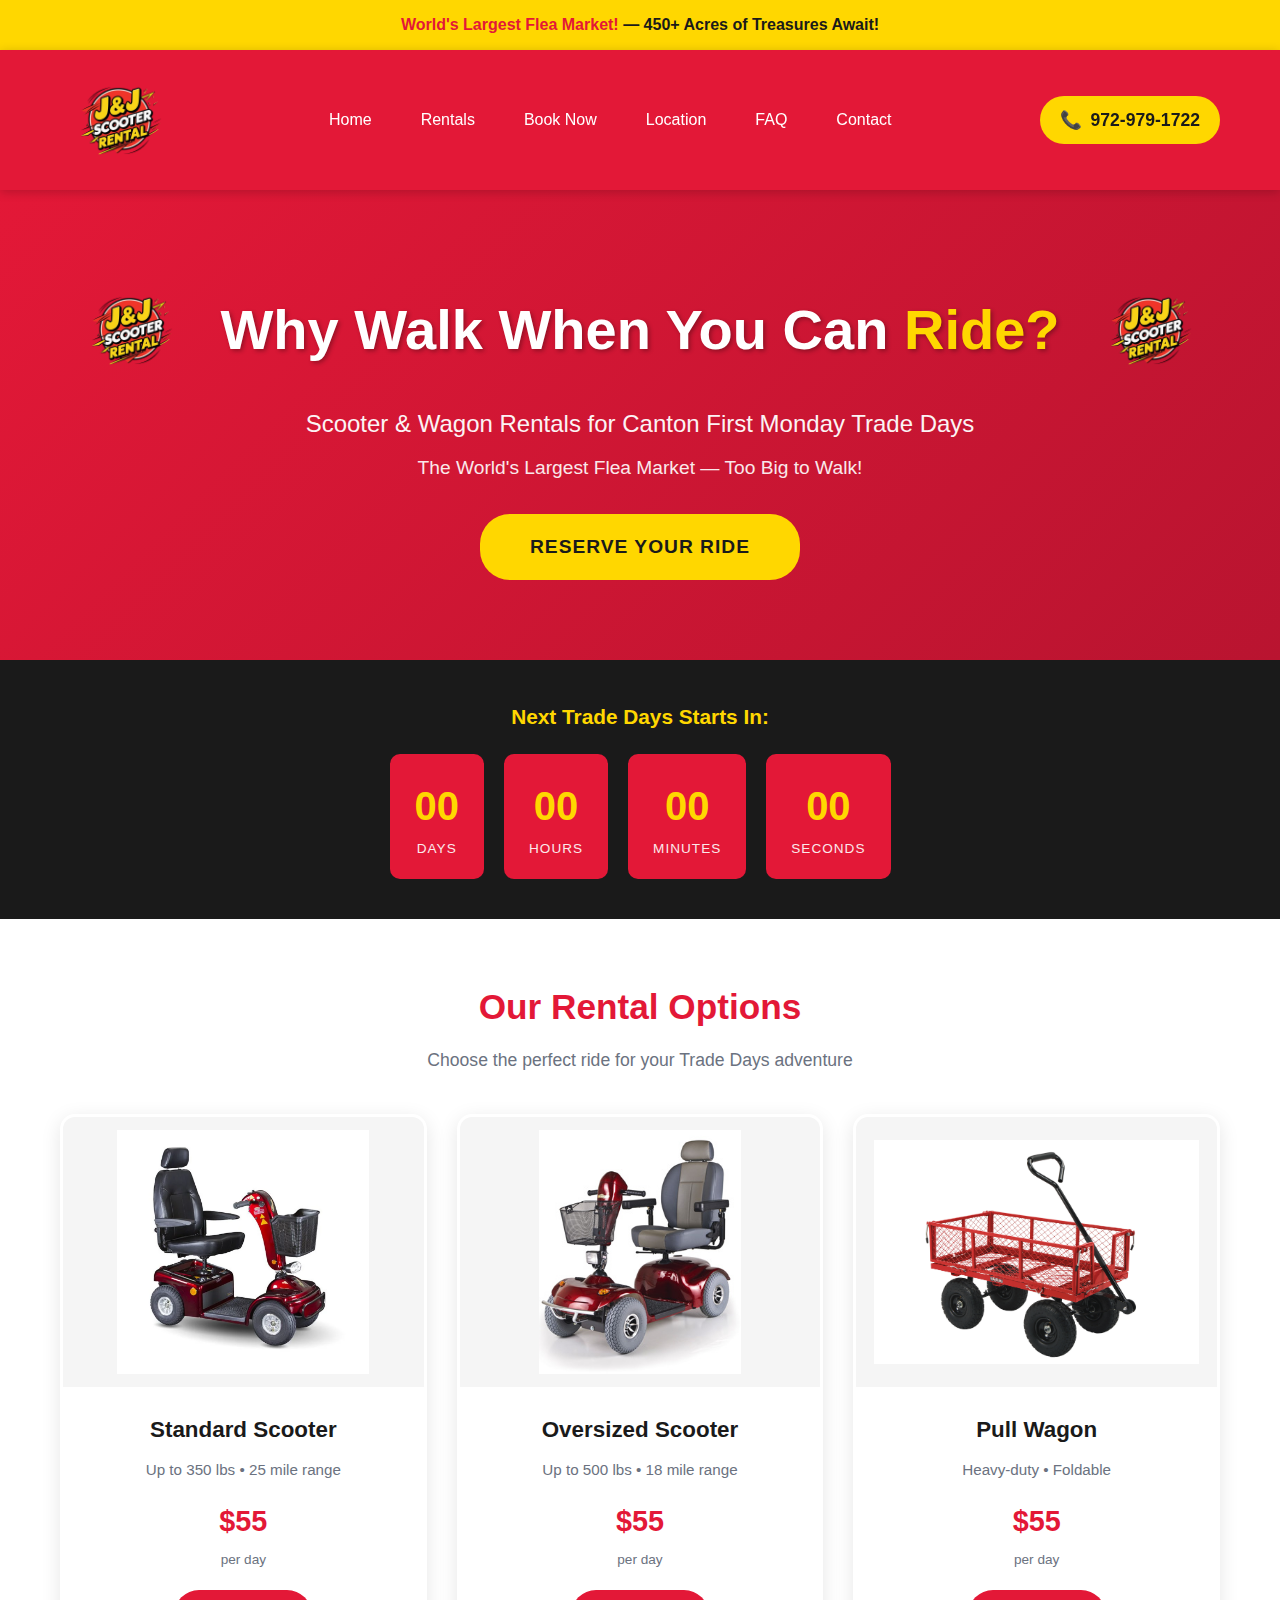
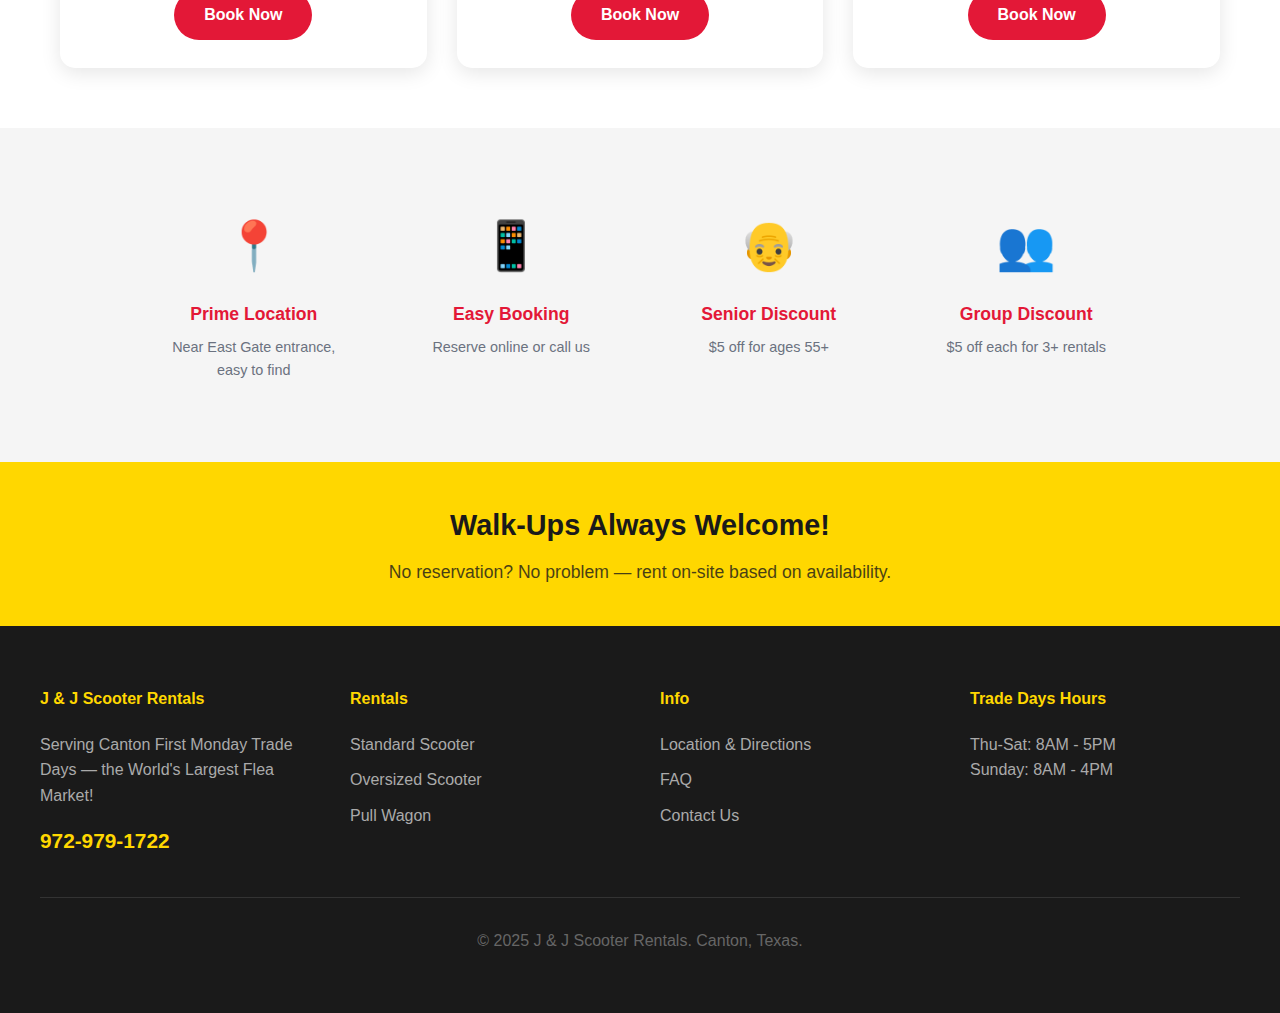
<file: mockup-site/index.html>
<!DOCTYPE html>
<html lang="en">
<head>
  <meta charset="UTF-8">
  <meta name="viewport" content="width=device-width, initial-scale=1.0">
  <title>J & J Scooter Rentals - Canton First Monday Trade Days</title>
  <link rel="stylesheet" href="css/styles.css">
</head>
<body>

  <!-- Announcement Bar -->
  <div class="announcement-bar">
    <span>World's Largest Flea Market!</span> — 450+ Acres of Treasures Await!
  </div>

  <!-- Header -->
  <header class="header">
    <nav class="nav">
      <a href="index.html" class="logo">
        <img src="images/logo.png" alt="J & J Scooter Rentals">
      </a>
      <ul class="nav-links">
        <li><a href="index.html">Home</a></li>
        <li><a href="rentals.html">Rentals</a></li>
        <li><a href="book-now.html">Book Now</a></li>
        <li><a href="location.html">Location</a></li>
        <li><a href="faq.html">FAQ</a></li>
        <li><a href="contact.html">Contact</a></li>
      </ul>
      <a href="tel:972-979-1722" class="nav-phone">
        <span>📞</span> 972-979-1722
      </a>
    </nav>
  </header>

  <!-- Hero Section -->
  <section class="hero">
    <div class="hero-headline">
      <img src="images/logo.png" alt="J & J Scooter Rentals" class="hero-logo">
      <h1>Why Walk When You Can <span>Ride?</span></h1>
      <img src="images/logo.png" alt="J & J Scooter Rentals" class="hero-logo">
    </div>
    <p class="subtitle">Scooter & Wagon Rentals for Canton First Monday Trade Days</p>
    <p class="tagline">The World's Largest Flea Market — Too Big to Walk!</p>
    <a href="book-now.html" class="hero-btn">Reserve Your Ride</a>
  </section>

  <!-- Countdown -->
  <section class="countdown-section">
    <h2>Next Trade Days Starts In:</h2>
    <div class="countdown" id="countdown">
      <div class="countdown-item">
        <div class="number" id="days">--</div>
        <div class="label">Days</div>
      </div>
      <div class="countdown-item">
        <div class="number" id="hours">--</div>
        <div class="label">Hours</div>
      </div>
      <div class="countdown-item">
        <div class="number" id="minutes">--</div>
        <div class="label">Minutes</div>
      </div>
      <div class="countdown-item">
        <div class="number" id="seconds">--</div>
        <div class="label">Seconds</div>
      </div>
    </div>
  </section>

  <!-- Rental Options -->
  <section>
    <div class="section-title">
      <h2>Our Rental Options</h2>
      <p>Choose the perfect ride for your Trade Days adventure</p>
    </div>

    <div class="rentals-section">
      <div class="rental-grid">

        <!-- Standard Scooter -->
        <div class="rental-card">
          <div class="rental-image">
            <img src="images/standard-scooter.png" alt="Standard Scooter">
          </div>
          <div class="rental-info">
            <h3>Standard Scooter</h3>
            <p class="capacity">Up to 350 lbs • 25 mile range</p>
            <p class="price">$55</p>
            <p class="price-note">per day</p>
            <a href="book-now.html" class="rental-btn">Book Now</a>
          </div>
        </div>

        <!-- Oversized Scooter -->
        <div class="rental-card">
          <div class="rental-image">
            <img src="images/oversized-scooter.jpg" alt="Oversized Scooter">
          </div>
          <div class="rental-info">
            <h3>Oversized Scooter</h3>
            <p class="capacity">Up to 500 lbs • 18 mile range</p>
            <p class="price">$55</p>
            <p class="price-note">per day</p>
            <a href="book-now.html" class="rental-btn">Book Now</a>
          </div>
        </div>

        <!-- Wagon -->
        <div class="rental-card">
          <div class="rental-image">
            <img src="images/wagon.png" alt="Pull Wagon">
          </div>
          <div class="rental-info">
            <h3>Pull Wagon</h3>
            <p class="capacity">Heavy-duty • Foldable</p>
            <p class="price">$55</p>
            <p class="price-note">per day</p>
            <a href="book-now.html" class="rental-btn">Book Now</a>
          </div>
        </div>

      </div>
    </div>
  </section>

  <!-- Features -->
  <section class="features-section">
    <div class="features-grid">
      <div class="feature-item">
        <div class="icon">📍</div>
        <h4>Prime Location</h4>
        <p>Near East Gate entrance, easy to find</p>
      </div>
      <div class="feature-item">
        <div class="icon">📱</div>
        <h4>Easy Booking</h4>
        <p>Reserve online or call us</p>
      </div>
      <div class="feature-item">
        <div class="icon">👴</div>
        <h4>Senior Discount</h4>
        <p>$5 off for ages 55+</p>
      </div>
      <div class="feature-item">
        <div class="icon">👥</div>
        <h4>Group Discount</h4>
        <p>$5 off each for 3+ rentals</p>
      </div>
    </div>
  </section>

  <!-- Walk-ups Banner -->
  <section class="info-banner">
    <h3>Walk-Ups Always Welcome!</h3>
    <p>No reservation? No problem — rent on-site based on availability.</p>
  </section>

  <!-- Footer -->
  <footer class="footer">
    <div class="footer-content">
      <div class="footer-section">
        <h4>J & J Scooter Rentals</h4>
        <p style="color: #aaa;">Serving Canton First Monday Trade Days — the World's Largest Flea Market!</p>
        <p class="phone" style="margin-top: 15px;">972-979-1722</p>
      </div>
      <div class="footer-section">
        <h4>Rentals</h4>
        <a href="rentals.html">Standard Scooter</a>
        <a href="rentals.html">Oversized Scooter</a>
        <a href="rentals.html">Pull Wagon</a>
      </div>
      <div class="footer-section">
        <h4>Info</h4>
        <a href="location.html">Location & Directions</a>
        <a href="faq.html">FAQ</a>
        <a href="contact.html">Contact Us</a>
      </div>
      <div class="footer-section">
        <h4>Trade Days Hours</h4>
        <p style="color: #aaa;">Thu-Sat: 8AM - 5PM</p>
        <p style="color: #aaa;">Sunday: 8AM - 4PM</p>
      </div>
    </div>
    <div class="footer-bottom">
      <p>&copy; 2025 J & J Scooter Rentals. Canton, Texas.</p>
    </div>
  </footer>

  <script src="js/main.js"></script>
</body>
</html>
</file>
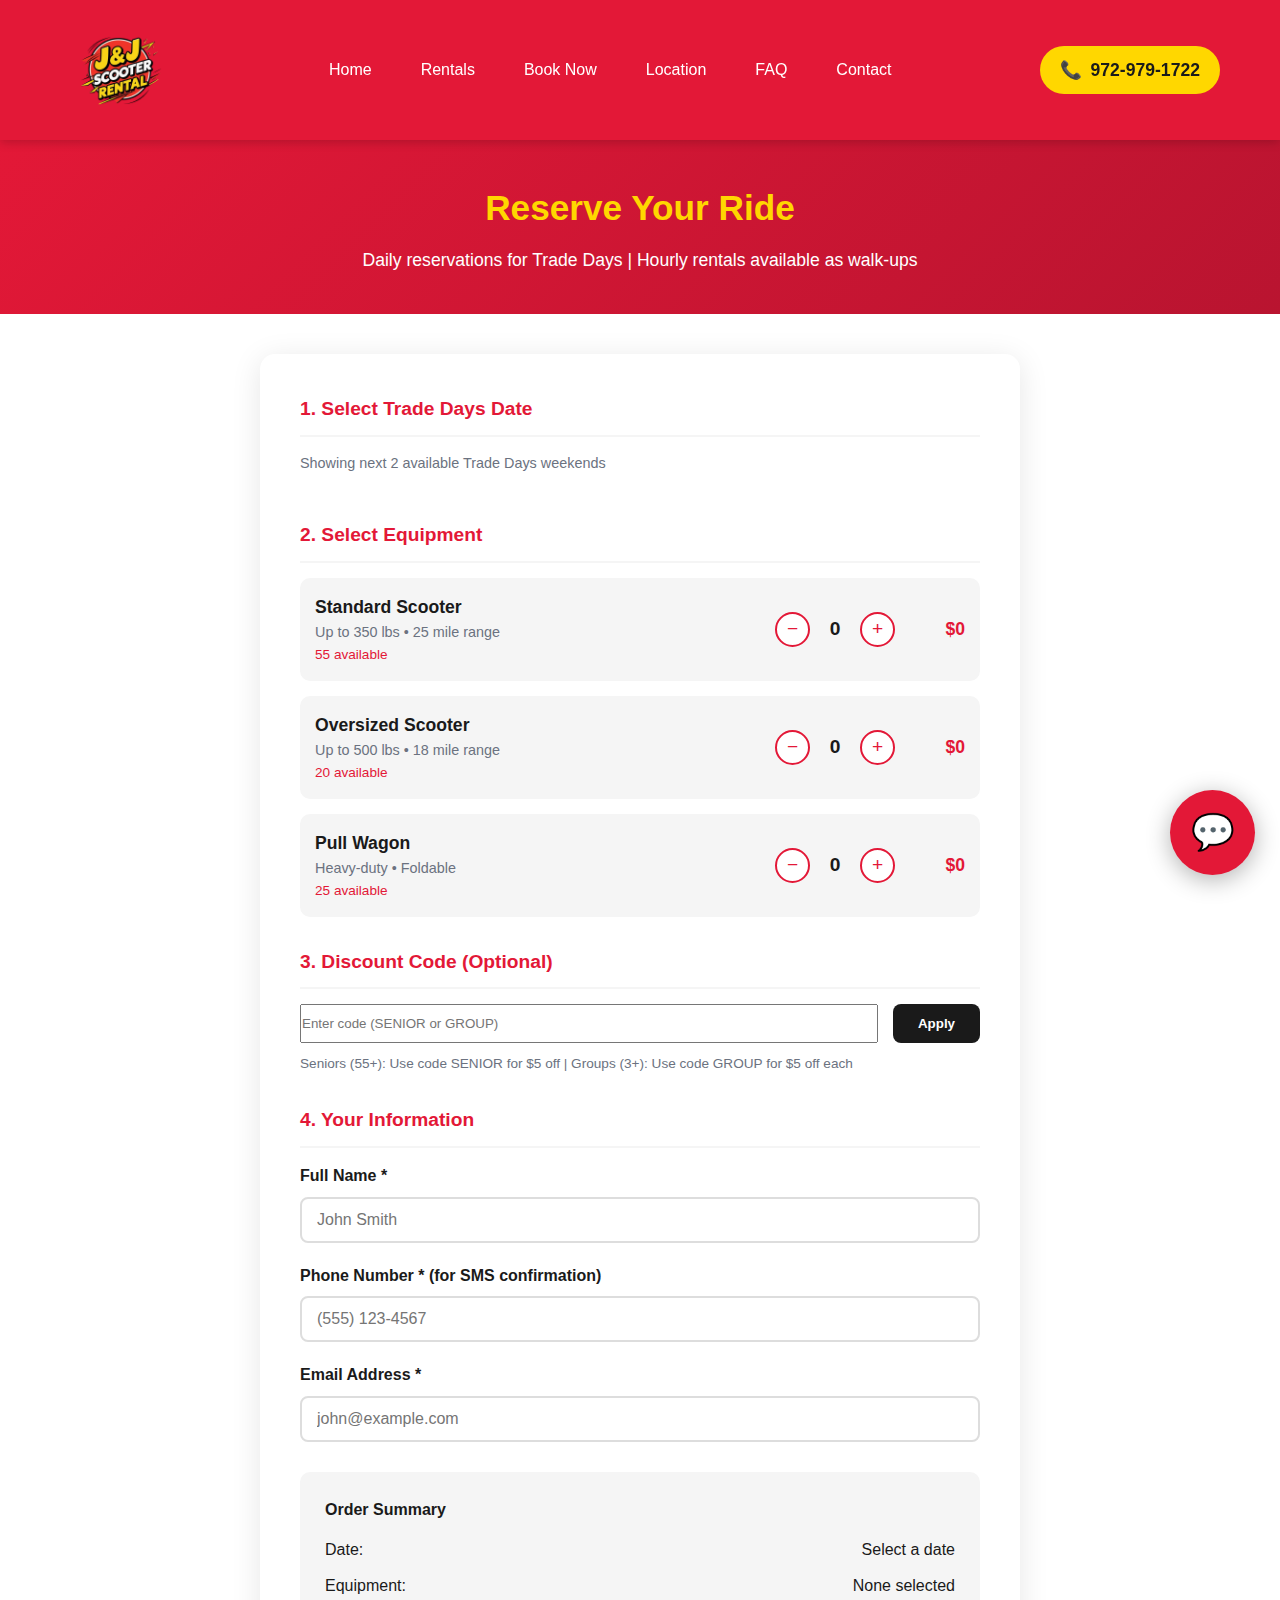
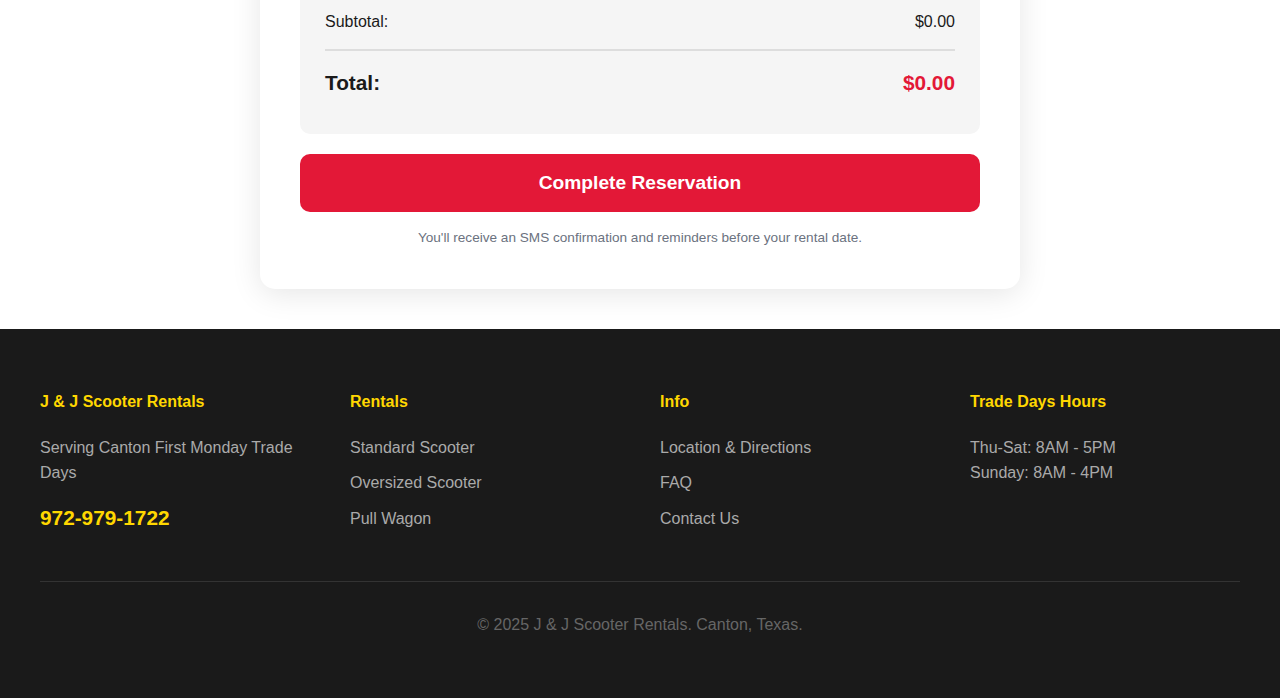
<file: mockup-site/book-now.html>
<!DOCTYPE html>
<html lang="en">
<head>
  <meta charset="UTF-8">
  <meta name="viewport" content="width=device-width, initial-scale=1.0">
  <title>Book Now - J & J Scooter Rentals</title>
  <link rel="stylesheet" href="css/styles.css">
</head>
<body>

  <!-- Header -->
  <header class="header">
    <nav class="nav">
      <a href="index.html" class="logo">
        <img src="images/logo.png" alt="J & J Scooter Rentals">
      </a>
      <ul class="nav-links">
        <li><a href="index.html">Home</a></li>
        <li><a href="rentals.html">Rentals</a></li>
        <li><a href="book-now.html">Book Now</a></li>
        <li><a href="location.html">Location</a></li>
        <li><a href="faq.html">FAQ</a></li>
        <li><a href="contact.html">Contact</a></li>
      </ul>
      <a href="tel:972-979-1722" class="nav-phone">
        <span>📞</span> 972-979-1722
      </a>
    </nav>
  </header>

  <!-- Page Title -->
  <div class="section-title" style="background: linear-gradient(135deg, var(--primary-red), var(--dark-red)); padding: 40px 20px; color: white;">
    <h2 style="color: var(--primary-yellow);">Reserve Your Ride</h2>
    <p style="color: white;">Daily reservations for Trade Days | Hourly rentals available as walk-ups</p>
  </div>

  <!-- Booking Form -->
  <div class="booking-page">
    <form class="booking-form" id="bookingForm">

      <!-- Step 1: Select Date -->
      <div class="form-section">
        <h3>1. Select Trade Days Date</h3>
        <p style="color: var(--gray); margin-bottom: 15px; font-size: 0.9rem;">
          Showing next 2 available Trade Days weekends
        </p>
        <div class="date-grid" id="dateGrid">
          <!-- Dates populated by JavaScript -->
        </div>
      </div>

      <!-- Step 2: Select Equipment -->
      <div class="form-section">
        <h3>2. Select Equipment</h3>
        <div class="equipment-selector">

          <!-- Standard Scooter -->
          <div class="equipment-row">
            <div class="info">
              <div class="name">Standard Scooter</div>
              <div class="details">Up to 350 lbs • 25 mile range</div>
              <div class="availability">55 available</div>
            </div>
            <div class="quantity-selector">
              <button type="button" class="qty-btn" onclick="changeQty('standard', -1)">−</button>
              <span class="qty-value" id="qty-standard">0</span>
              <button type="button" class="qty-btn" onclick="changeQty('standard', 1)">+</button>
            </div>
            <div class="price-display" id="price-standard">$0</div>
          </div>

          <!-- Oversized Scooter -->
          <div class="equipment-row">
            <div class="info">
              <div class="name">Oversized Scooter</div>
              <div class="details">Up to 500 lbs • 18 mile range</div>
              <div class="availability">20 available</div>
            </div>
            <div class="quantity-selector">
              <button type="button" class="qty-btn" onclick="changeQty('oversized', -1)">−</button>
              <span class="qty-value" id="qty-oversized">0</span>
              <button type="button" class="qty-btn" onclick="changeQty('oversized', 1)">+</button>
            </div>
            <div class="price-display" id="price-oversized">$0</div>
          </div>

          <!-- Wagon -->
          <div class="equipment-row">
            <div class="info">
              <div class="name">Pull Wagon</div>
              <div class="details">Heavy-duty • Foldable</div>
              <div class="availability">25 available</div>
            </div>
            <div class="quantity-selector">
              <button type="button" class="qty-btn" onclick="changeQty('wagon', -1)">−</button>
              <span class="qty-value" id="qty-wagon">0</span>
              <button type="button" class="qty-btn" onclick="changeQty('wagon', 1)">+</button>
            </div>
            <div class="price-display" id="price-wagon">$0</div>
          </div>

        </div>
      </div>

      <!-- Step 3: Discount Code -->
      <div class="form-section">
        <h3>3. Discount Code (Optional)</h3>
        <div class="discount-row">
          <input type="text" id="discountCode" placeholder="Enter code (SENIOR or GROUP)">
          <button type="button" class="apply-btn" onclick="applyDiscount()">Apply</button>
        </div>
        <p style="color: var(--gray); font-size: 0.85rem; margin-top: 10px;">
          Seniors (55+): Use code SENIOR for $5 off | Groups (3+): Use code GROUP for $5 off each
        </p>
        <div id="discountMessage" style="color: green; margin-top: 10px; font-weight: 600;"></div>
      </div>

      <!-- Step 4: Your Information -->
      <div class="form-section">
        <h3>4. Your Information</h3>
        <div class="form-group">
          <label>Full Name *</label>
          <input type="text" id="fullName" required placeholder="John Smith">
        </div>
        <div class="form-group">
          <label>Phone Number * (for SMS confirmation)</label>
          <input type="tel" id="phone" required placeholder="(555) 123-4567">
        </div>
        <div class="form-group">
          <label>Email Address *</label>
          <input type="email" id="email" required placeholder="john@example.com">
        </div>
      </div>

      <!-- Order Summary -->
      <div class="order-summary">
        <h4 style="margin-bottom: 15px;">Order Summary</h4>
        <div class="summary-row">
          <span>Date:</span>
          <span id="summaryDate">Select a date</span>
        </div>
        <div class="summary-row">
          <span>Equipment:</span>
          <span id="summaryEquipment">None selected</span>
        </div>
        <div class="summary-row">
          <span>Subtotal:</span>
          <span id="summarySubtotal">$0.00</span>
        </div>
        <div class="summary-row" id="discountRow" style="display: none; color: green;">
          <span>Discount:</span>
          <span id="summaryDiscount">-$0.00</span>
        </div>
        <div class="summary-row total">
          <span>Total:</span>
          <span class="value" id="summaryTotal">$0.00</span>
        </div>
      </div>

      <button type="submit" class="submit-btn">Complete Reservation</button>

      <p style="text-align: center; color: var(--gray); font-size: 0.85rem; margin-top: 15px;">
        You'll receive an SMS confirmation and reminders before your rental date.
      </p>

    </form>
  </div>

  <!-- Confirmation Modal -->
  <div class="modal-overlay" id="confirmationModal">
    <div class="modal">
      <div class="checkmark">✅</div>
      <h2>Reservation Confirmed!</h2>
      <p>You'll receive an SMS confirmation shortly.</p>
      <div class="confirmation-details" id="confirmationDetails">
        <!-- Filled by JavaScript -->
      </div>
      <button class="close-btn" onclick="closeModal()">Done</button>
    </div>
  </div>

  <!-- Footer -->
  <footer class="footer">
    <div class="footer-content">
      <div class="footer-section">
        <h4>J & J Scooter Rentals</h4>
        <p style="color: #aaa;">Serving Canton First Monday Trade Days</p>
        <p class="phone" style="margin-top: 15px;">972-979-1722</p>
      </div>
      <div class="footer-section">
        <h4>Rentals</h4>
        <a href="rentals.html">Standard Scooter</a>
        <a href="rentals.html">Oversized Scooter</a>
        <a href="rentals.html">Pull Wagon</a>
      </div>
      <div class="footer-section">
        <h4>Info</h4>
        <a href="location.html">Location & Directions</a>
        <a href="faq.html">FAQ</a>
        <a href="contact.html">Contact Us</a>
      </div>
      <div class="footer-section">
        <h4>Trade Days Hours</h4>
        <p style="color: #aaa;">Thu-Sat: 8AM - 5PM</p>
        <p style="color: #aaa;">Sunday: 8AM - 4PM</p>
      </div>
    </div>
    <div class="footer-bottom">
      <p>&copy; 2025 J & J Scooter Rentals. Canton, Texas.</p>
    </div>
  </footer>

  <!-- OTTO Automation Chat Widget -->
  <div class="chat-widget">
    <div class="chat-window" id="chatWindow">
      <div class="chat-header">
        <div class="chat-header-info">
          <div class="avatar">🤖</div>
          <div>
            <div class="name">OTTO</div>
            <div class="status">Online - Ready to help!</div>
          </div>
        </div>
        <button class="chat-close" onclick="toggleChat()">×</button>
      </div>
      <div class="chat-messages" id="chatMessages">
        <div class="chat-message bot">
          Hi! I'm OTTO, your virtual assistant. Ask me anything about our scooter rentals - hours, pricing, returns, or what to do if you have a problem!
        </div>
      </div>
      <div class="chat-input-area">
        <input type="text" id="chatInput" placeholder="Type your question..." onkeypress="handleChatKeypress(event)">
        <button class="chat-send-btn" onclick="sendChatMessage()">➤</button>
      </div>
    </div>
    <div class="chat-bubble" onclick="toggleChat()">💬</div>
  </div>

  <script src="js/main.js"></script>
</body>
</html>
</file>
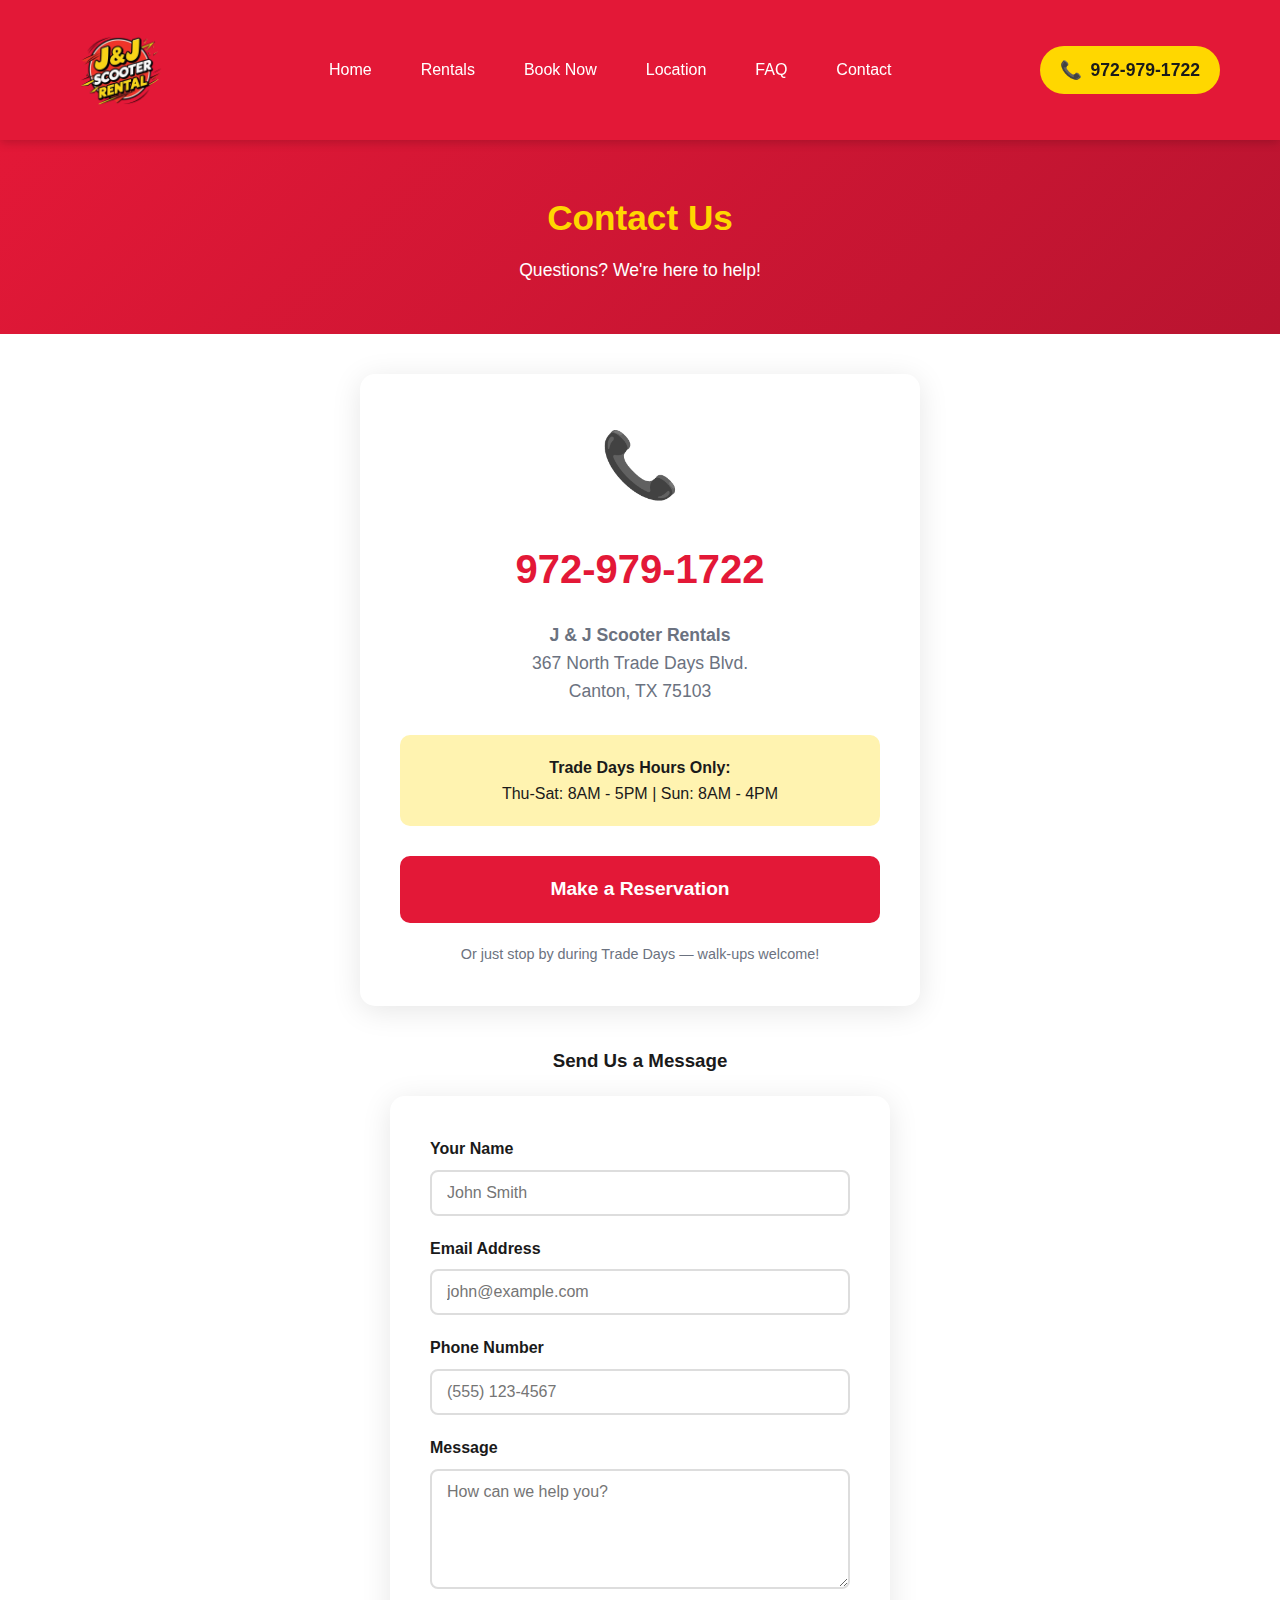
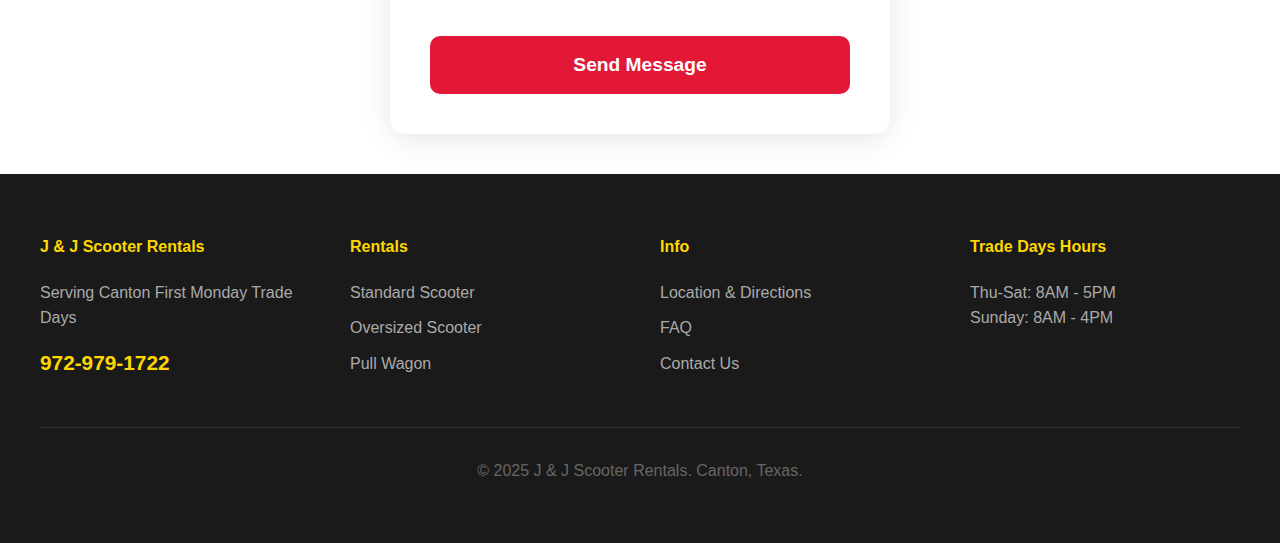
<file: mockup-site/contact.html>
<!DOCTYPE html>
<html lang="en">
<head>
  <meta charset="UTF-8">
  <meta name="viewport" content="width=device-width, initial-scale=1.0">
  <title>Contact - J & J Scooter Rentals</title>
  <link rel="stylesheet" href="css/styles.css">
</head>
<body>

  <!-- Header -->
  <header class="header">
    <nav class="nav">
      <a href="index.html" class="logo">
        <img src="images/logo.png" alt="J & J Scooter Rentals">
      </a>
      <ul class="nav-links">
        <li><a href="index.html">Home</a></li>
        <li><a href="rentals.html">Rentals</a></li>
        <li><a href="book-now.html">Book Now</a></li>
        <li><a href="location.html">Location</a></li>
        <li><a href="faq.html">FAQ</a></li>
        <li><a href="contact.html">Contact</a></li>
      </ul>
      <a href="tel:972-979-1722" class="nav-phone">
        <span>📞</span> 972-979-1722
      </a>
    </nav>
  </header>

  <!-- Page Title -->
  <div class="section-title" style="background: linear-gradient(135deg, var(--primary-red), var(--dark-red)); padding: 50px 20px; color: white;">
    <h2 style="color: var(--primary-yellow);">Contact Us</h2>
    <p style="color: white;">Questions? We're here to help!</p>
  </div>

  <!-- Contact Content -->
  <div class="contact-page">
    <div class="contact-card">
      <div style="font-size: 4rem;">📞</div>
      <p class="phone"><a href="tel:972-979-1722">972-979-1722</a></p>

      <div class="address">
        <strong>J & J Scooter Rentals</strong><br>
        367 North Trade Days Blvd.<br>
        Canton, TX 75103
      </div>

      <div style="background: var(--light-yellow); padding: 20px; border-radius: 10px; margin-bottom: 30px;">
        <strong>Trade Days Hours Only:</strong><br>
        Thu-Sat: 8AM - 5PM | Sun: 8AM - 4PM
      </div>

      <a href="book-now.html" class="book-now-btn" style="display: inline-block; margin-bottom: 20px;">
        Make a Reservation
      </a>

      <p style="color: var(--gray); font-size: 0.9rem;">
        Or just stop by during Trade Days — walk-ups welcome!
      </p>
    </div>

    <!-- Contact Form -->
    <div style="margin-top: 40px;">
      <h3 style="text-align: center; margin-bottom: 20px;">Send Us a Message</h3>
      <form class="booking-form" style="max-width: 500px; margin: 0 auto;" onsubmit="event.preventDefault(); alert('Message sent! (Demo only)');">
        <div class="form-group">
          <label>Your Name</label>
          <input type="text" placeholder="John Smith" required>
        </div>
        <div class="form-group">
          <label>Email Address</label>
          <input type="email" placeholder="john@example.com" required>
        </div>
        <div class="form-group">
          <label>Phone Number</label>
          <input type="tel" placeholder="(555) 123-4567">
        </div>
        <div class="form-group">
          <label>Message</label>
          <textarea style="width: 100%; padding: 12px 15px; border: 2px solid #ddd; border-radius: 8px; font-size: 1rem; min-height: 120px; font-family: inherit;" placeholder="How can we help you?" required></textarea>
        </div>
        <button type="submit" class="submit-btn">Send Message</button>
      </form>
    </div>
  </div>

  <!-- Footer -->
  <footer class="footer">
    <div class="footer-content">
      <div class="footer-section">
        <h4>J & J Scooter Rentals</h4>
        <p style="color: #aaa;">Serving Canton First Monday Trade Days</p>
        <p class="phone" style="margin-top: 15px;">972-979-1722</p>
      </div>
      <div class="footer-section">
        <h4>Rentals</h4>
        <a href="rentals.html">Standard Scooter</a>
        <a href="rentals.html">Oversized Scooter</a>
        <a href="rentals.html">Pull Wagon</a>
      </div>
      <div class="footer-section">
        <h4>Info</h4>
        <a href="location.html">Location & Directions</a>
        <a href="faq.html">FAQ</a>
        <a href="contact.html">Contact Us</a>
      </div>
      <div class="footer-section">
        <h4>Trade Days Hours</h4>
        <p style="color: #aaa;">Thu-Sat: 8AM - 5PM</p>
        <p style="color: #aaa;">Sunday: 8AM - 4PM</p>
      </div>
    </div>
    <div class="footer-bottom">
      <p>&copy; 2025 J & J Scooter Rentals. Canton, Texas.</p>
    </div>
  </footer>

  <script src="js/main.js"></script>
</body>
</html>
</file>
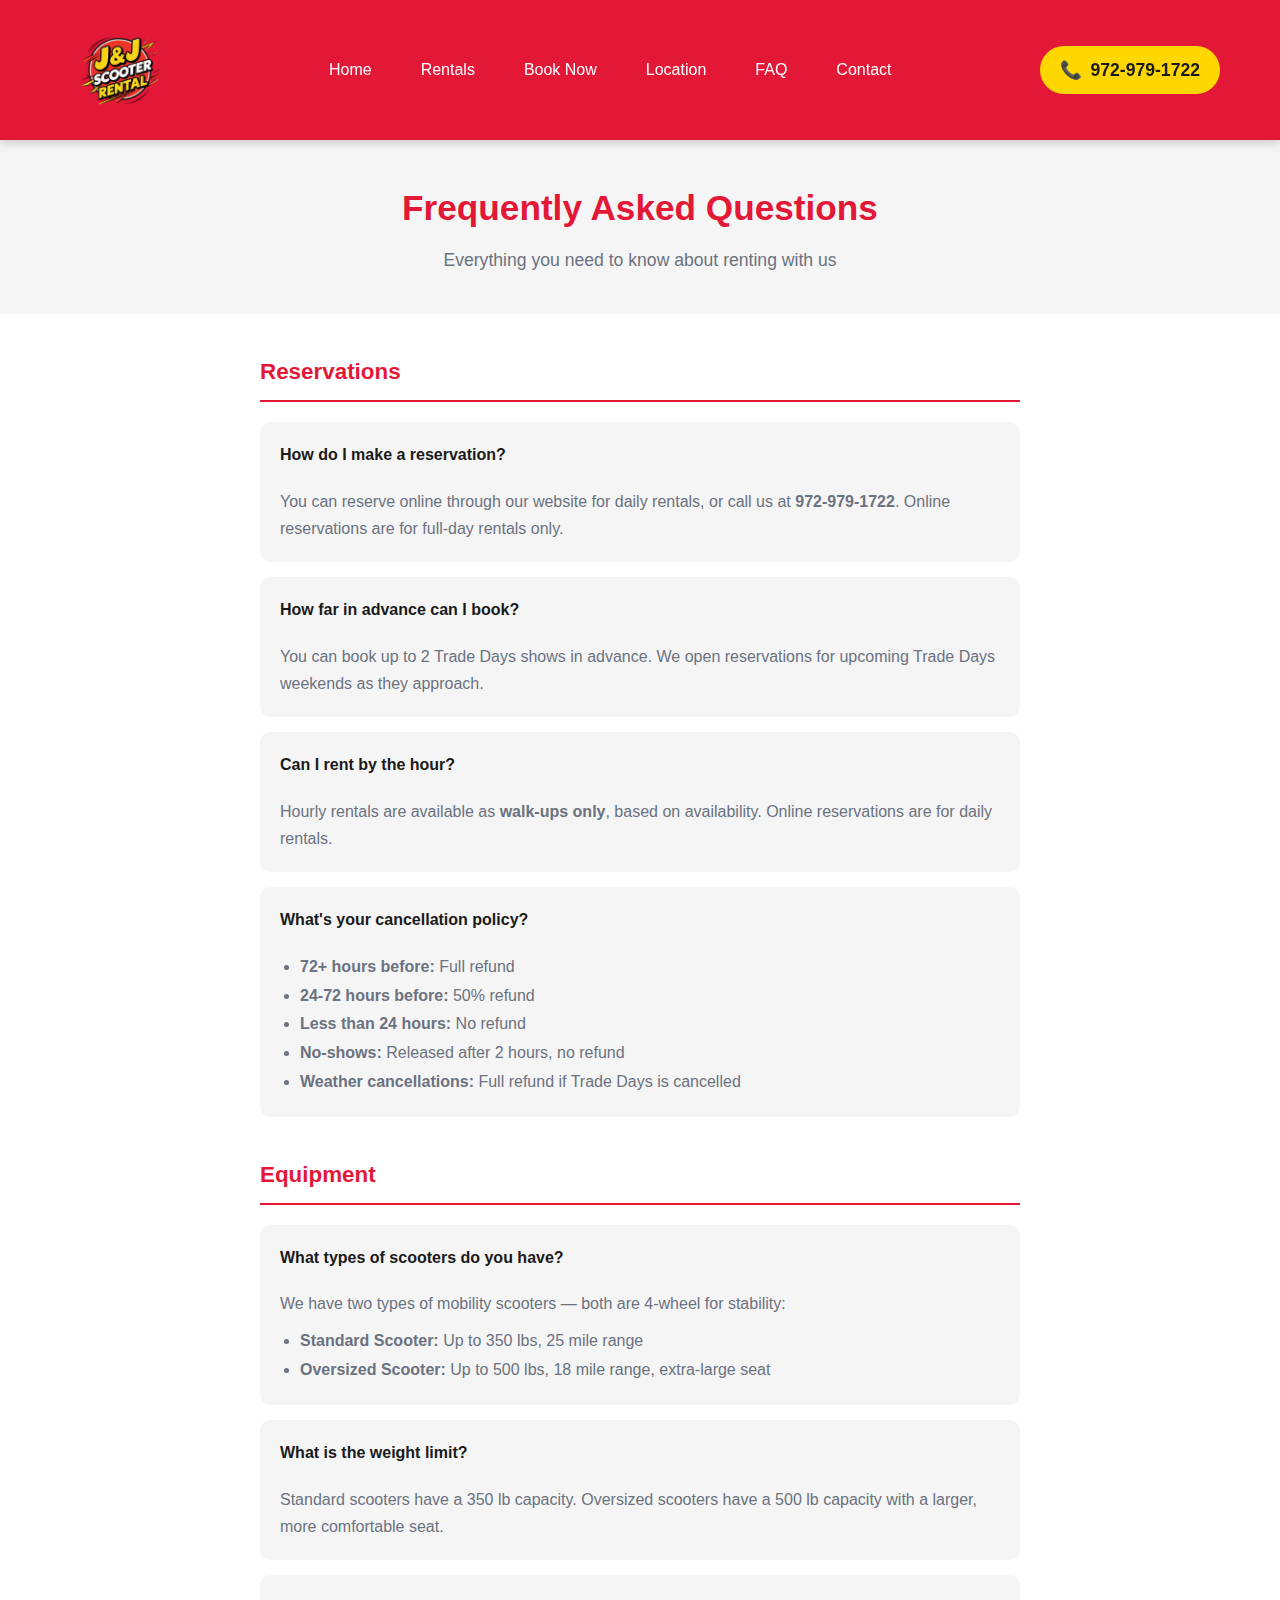
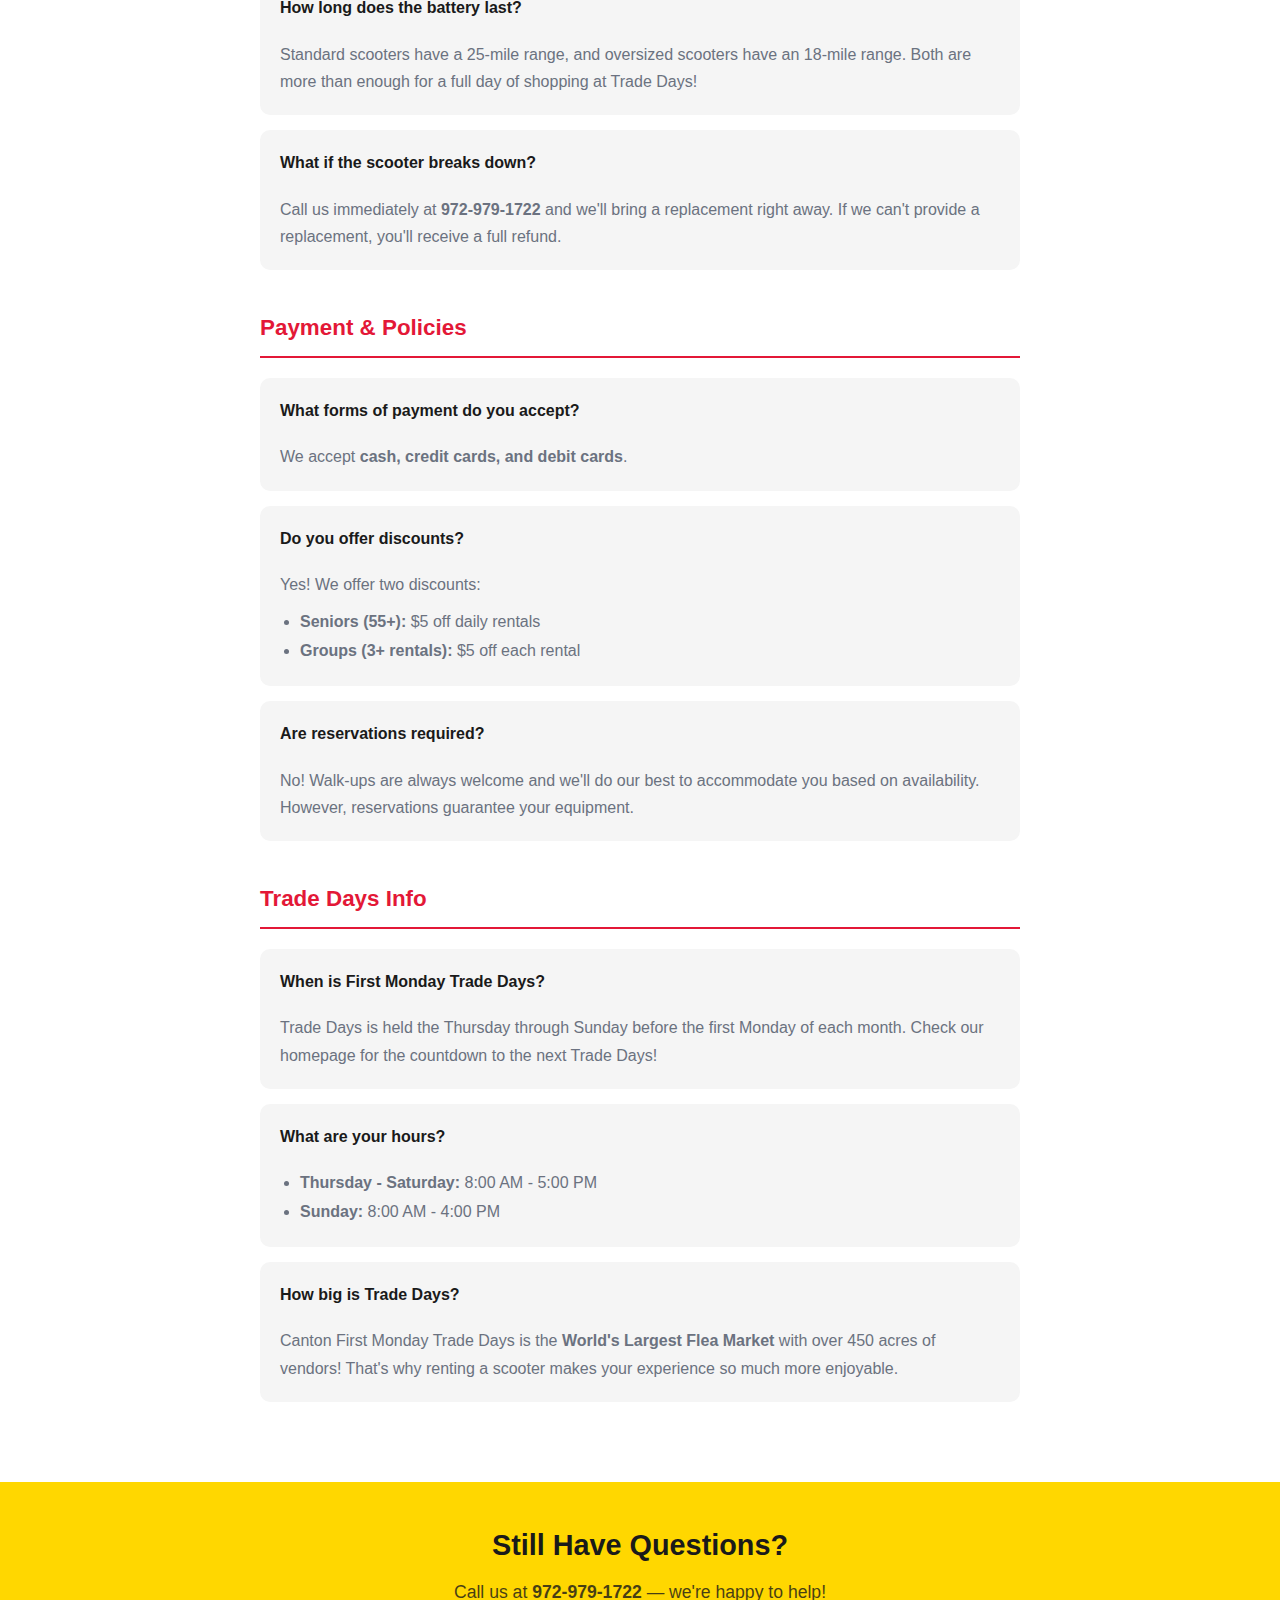
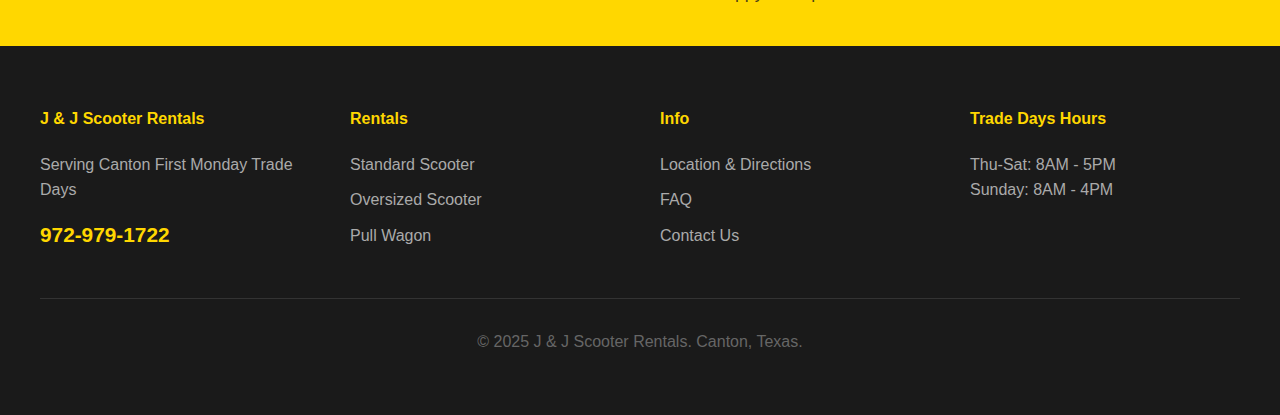
<file: mockup-site/faq.html>
<!DOCTYPE html>
<html lang="en">
<head>
  <meta charset="UTF-8">
  <meta name="viewport" content="width=device-width, initial-scale=1.0">
  <title>FAQ - J & J Scooter Rentals</title>
  <link rel="stylesheet" href="css/styles.css">
</head>
<body>

  <!-- Header -->
  <header class="header">
    <nav class="nav">
      <a href="index.html" class="logo">
        <img src="images/logo.png" alt="J & J Scooter Rentals">
      </a>
      <ul class="nav-links">
        <li><a href="index.html">Home</a></li>
        <li><a href="rentals.html">Rentals</a></li>
        <li><a href="book-now.html">Book Now</a></li>
        <li><a href="location.html">Location</a></li>
        <li><a href="faq.html">FAQ</a></li>
        <li><a href="contact.html">Contact</a></li>
      </ul>
      <a href="tel:972-979-1722" class="nav-phone">
        <span>📞</span> 972-979-1722
      </a>
    </nav>
  </header>

  <!-- Page Title -->
  <div class="section-title" style="background: var(--light-gray); padding: 40px 20px;">
    <h2>Frequently Asked Questions</h2>
    <p>Everything you need to know about renting with us</p>
  </div>

  <!-- FAQ Content -->
  <div class="faq-page">

    <!-- Reservations -->
    <div class="faq-category">
      <h3>Reservations</h3>

      <div class="faq-item">
        <div class="faq-question">How do I make a reservation?</div>
        <div class="faq-answer">
          You can reserve online through our website for daily rentals, or call us at
          <strong>972-979-1722</strong>. Online reservations are for full-day rentals only.
        </div>
      </div>

      <div class="faq-item">
        <div class="faq-question">How far in advance can I book?</div>
        <div class="faq-answer">
          You can book up to 2 Trade Days shows in advance. We open reservations for
          upcoming Trade Days weekends as they approach.
        </div>
      </div>

      <div class="faq-item">
        <div class="faq-question">Can I rent by the hour?</div>
        <div class="faq-answer">
          Hourly rentals are available as <strong>walk-ups only</strong>, based on availability.
          Online reservations are for daily rentals.
        </div>
      </div>

      <div class="faq-item">
        <div class="faq-question">What's your cancellation policy?</div>
        <div class="faq-answer">
          <ul style="margin-left: 20px; line-height: 1.8;">
            <li><strong>72+ hours before:</strong> Full refund</li>
            <li><strong>24-72 hours before:</strong> 50% refund</li>
            <li><strong>Less than 24 hours:</strong> No refund</li>
            <li><strong>No-shows:</strong> Released after 2 hours, no refund</li>
            <li><strong>Weather cancellations:</strong> Full refund if Trade Days is cancelled</li>
          </ul>
        </div>
      </div>
    </div>

    <!-- Equipment -->
    <div class="faq-category">
      <h3>Equipment</h3>

      <div class="faq-item">
        <div class="faq-question">What types of scooters do you have?</div>
        <div class="faq-answer">
          We have two types of mobility scooters — both are 4-wheel for stability:
          <ul style="margin-left: 20px; margin-top: 10px; line-height: 1.8;">
            <li><strong>Standard Scooter:</strong> Up to 350 lbs, 25 mile range</li>
            <li><strong>Oversized Scooter:</strong> Up to 500 lbs, 18 mile range, extra-large seat</li>
          </ul>
        </div>
      </div>

      <div class="faq-item">
        <div class="faq-question">What is the weight limit?</div>
        <div class="faq-answer">
          Standard scooters have a 350 lb capacity. Oversized scooters have a 500 lb capacity
          with a larger, more comfortable seat.
        </div>
      </div>

      <div class="faq-item">
        <div class="faq-question">How long does the battery last?</div>
        <div class="faq-answer">
          Standard scooters have a 25-mile range, and oversized scooters have an 18-mile range.
          Both are more than enough for a full day of shopping at Trade Days!
        </div>
      </div>

      <div class="faq-item">
        <div class="faq-question">What if the scooter breaks down?</div>
        <div class="faq-answer">
          Call us immediately at <strong>972-979-1722</strong> and we'll bring a replacement
          right away. If we can't provide a replacement, you'll receive a full refund.
        </div>
      </div>
    </div>

    <!-- Payment & Policies -->
    <div class="faq-category">
      <h3>Payment & Policies</h3>

      <div class="faq-item">
        <div class="faq-question">What forms of payment do you accept?</div>
        <div class="faq-answer">
          We accept <strong>cash, credit cards, and debit cards</strong>.
        </div>
      </div>

      <div class="faq-item">
        <div class="faq-question">Do you offer discounts?</div>
        <div class="faq-answer">
          Yes! We offer two discounts:
          <ul style="margin-left: 20px; margin-top: 10px; line-height: 1.8;">
            <li><strong>Seniors (55+):</strong> $5 off daily rentals</li>
            <li><strong>Groups (3+ rentals):</strong> $5 off each rental</li>
          </ul>
        </div>
      </div>

      <div class="faq-item">
        <div class="faq-question">Are reservations required?</div>
        <div class="faq-answer">
          No! Walk-ups are always welcome and we'll do our best to accommodate you based
          on availability. However, reservations guarantee your equipment.
        </div>
      </div>
    </div>

    <!-- Trade Days -->
    <div class="faq-category">
      <h3>Trade Days Info</h3>

      <div class="faq-item">
        <div class="faq-question">When is First Monday Trade Days?</div>
        <div class="faq-answer">
          Trade Days is held the Thursday through Sunday before the first Monday of each month.
          Check our homepage for the countdown to the next Trade Days!
        </div>
      </div>

      <div class="faq-item">
        <div class="faq-question">What are your hours?</div>
        <div class="faq-answer">
          <ul style="margin-left: 20px; line-height: 1.8;">
            <li><strong>Thursday - Saturday:</strong> 8:00 AM - 5:00 PM</li>
            <li><strong>Sunday:</strong> 8:00 AM - 4:00 PM</li>
          </ul>
        </div>
      </div>

      <div class="faq-item">
        <div class="faq-question">How big is Trade Days?</div>
        <div class="faq-answer">
          Canton First Monday Trade Days is the <strong>World's Largest Flea Market</strong>
          with over 450 acres of vendors! That's why renting a scooter makes your experience
          so much more enjoyable.
        </div>
      </div>
    </div>

  </div>

  <!-- Contact Banner -->
  <section class="info-banner">
    <h3>Still Have Questions?</h3>
    <p>Call us at <strong>972-979-1722</strong> — we're happy to help!</p>
  </section>

  <!-- Footer -->
  <footer class="footer">
    <div class="footer-content">
      <div class="footer-section">
        <h4>J & J Scooter Rentals</h4>
        <p style="color: #aaa;">Serving Canton First Monday Trade Days</p>
        <p class="phone" style="margin-top: 15px;">972-979-1722</p>
      </div>
      <div class="footer-section">
        <h4>Rentals</h4>
        <a href="rentals.html">Standard Scooter</a>
        <a href="rentals.html">Oversized Scooter</a>
        <a href="rentals.html">Pull Wagon</a>
      </div>
      <div class="footer-section">
        <h4>Info</h4>
        <a href="location.html">Location & Directions</a>
        <a href="faq.html">FAQ</a>
        <a href="contact.html">Contact Us</a>
      </div>
      <div class="footer-section">
        <h4>Trade Days Hours</h4>
        <p style="color: #aaa;">Thu-Sat: 8AM - 5PM</p>
        <p style="color: #aaa;">Sunday: 8AM - 4PM</p>
      </div>
    </div>
    <div class="footer-bottom">
      <p>&copy; 2025 J & J Scooter Rentals. Canton, Texas.</p>
    </div>
  </footer>

  <script src="js/main.js"></script>
</body>
</html>
</file>
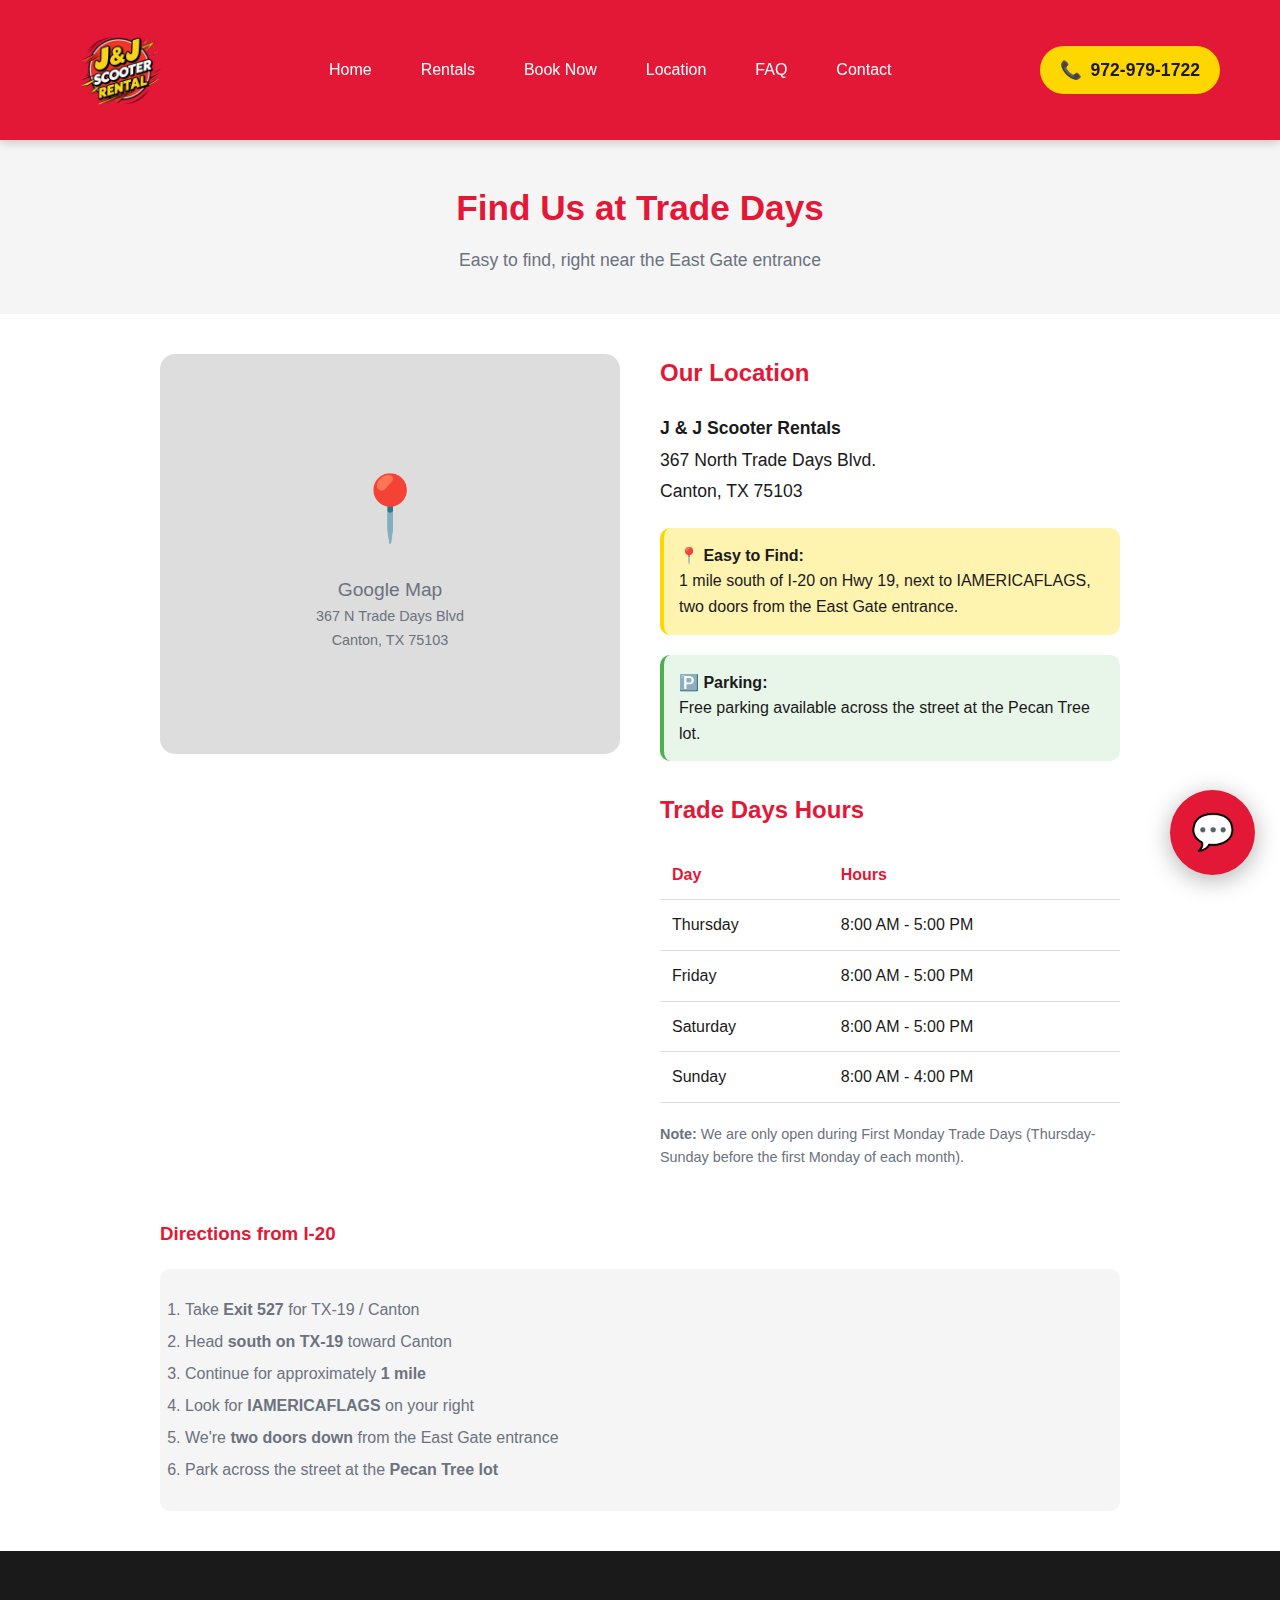
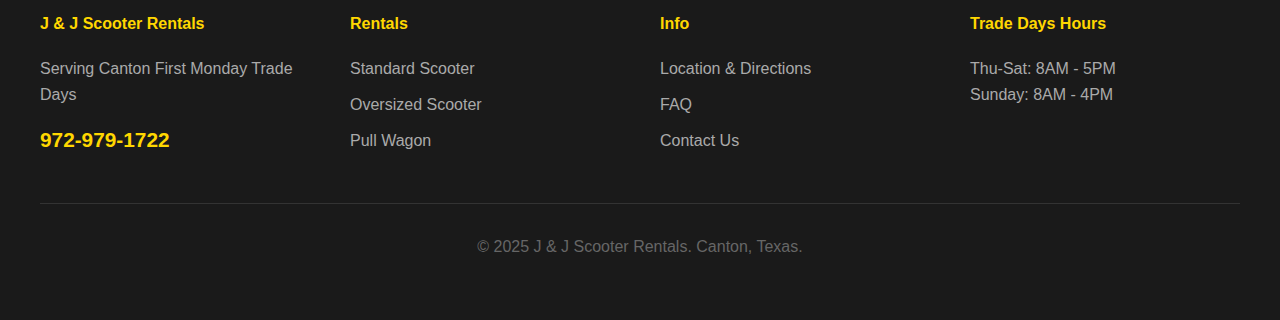
<file: mockup-site/location.html>
<!DOCTYPE html>
<html lang="en">
<head>
  <meta charset="UTF-8">
  <meta name="viewport" content="width=device-width, initial-scale=1.0">
  <title>Location - J & J Scooter Rentals</title>
  <link rel="stylesheet" href="css/styles.css">
</head>
<body>

  <!-- Header -->
  <header class="header">
    <nav class="nav">
      <a href="index.html" class="logo">
        <img src="images/logo.png" alt="J & J Scooter Rentals">
      </a>
      <ul class="nav-links">
        <li><a href="index.html">Home</a></li>
        <li><a href="rentals.html">Rentals</a></li>
        <li><a href="book-now.html">Book Now</a></li>
        <li><a href="location.html">Location</a></li>
        <li><a href="faq.html">FAQ</a></li>
        <li><a href="contact.html">Contact</a></li>
      </ul>
      <a href="tel:972-979-1722" class="nav-phone">
        <span>📞</span> 972-979-1722
      </a>
    </nav>
  </header>

  <!-- Page Title -->
  <div class="section-title" style="background: var(--light-gray); padding: 40px 20px;">
    <h2>Find Us at Trade Days</h2>
    <p>Easy to find, right near the East Gate entrance</p>
  </div>

  <!-- Location Content -->
  <div class="location-page">
    <div class="location-grid">

      <!-- Map -->
      <div class="map-placeholder">
        <div style="text-align: center;">
          <div style="font-size: 4rem; margin-bottom: 15px;">📍</div>
          <p>Google Map</p>
          <p style="font-size: 0.9rem;">367 N Trade Days Blvd</p>
          <p style="font-size: 0.9rem;">Canton, TX 75103</p>
        </div>
      </div>

      <!-- Info -->
      <div class="location-info">
        <h3>Our Location</h3>

        <div class="address">
          <strong>J & J Scooter Rentals</strong><br>
          367 North Trade Days Blvd.<br>
          Canton, TX 75103
        </div>

        <div class="landmark">
          <strong>📍 Easy to Find:</strong><br>
          1 mile south of I-20 on Hwy 19, next to IAMERICAFLAGS,
          two doors from the East Gate entrance.
        </div>

        <div class="landmark" style="background: #e8f5e9; border-left-color: #4caf50;">
          <strong>🅿️ Parking:</strong><br>
          Free parking available across the street at the Pecan Tree lot.
        </div>

        <h3 style="margin-top: 30px;">Trade Days Hours</h3>
        <table class="hours-table">
          <tr>
            <th>Day</th>
            <th>Hours</th>
          </tr>
          <tr>
            <td>Thursday</td>
            <td>8:00 AM - 5:00 PM</td>
          </tr>
          <tr>
            <td>Friday</td>
            <td>8:00 AM - 5:00 PM</td>
          </tr>
          <tr>
            <td>Saturday</td>
            <td>8:00 AM - 5:00 PM</td>
          </tr>
          <tr>
            <td>Sunday</td>
            <td>8:00 AM - 4:00 PM</td>
          </tr>
        </table>

        <p style="margin-top: 20px; color: var(--gray); font-size: 0.9rem;">
          <strong>Note:</strong> We are only open during First Monday Trade Days
          (Thursday-Sunday before the first Monday of each month).
        </p>
      </div>
    </div>

    <!-- Directions -->
    <div style="margin-top: 50px;">
      <h3 style="color: var(--primary-red); margin-bottom: 20px;">Directions from I-20</h3>
      <div style="background: var(--light-gray); padding: 25px; border-radius: 10px;">
        <ol style="line-height: 2; color: var(--gray);">
          <li>Take <strong>Exit 527</strong> for TX-19 / Canton</li>
          <li>Head <strong>south on TX-19</strong> toward Canton</li>
          <li>Continue for approximately <strong>1 mile</strong></li>
          <li>Look for <strong>IAMERICAFLAGS</strong> on your right</li>
          <li>We're <strong>two doors down</strong> from the East Gate entrance</li>
          <li>Park across the street at the <strong>Pecan Tree lot</strong></li>
        </ol>
      </div>
    </div>
  </div>

  <!-- Footer -->
  <footer class="footer">
    <div class="footer-content">
      <div class="footer-section">
        <h4>J & J Scooter Rentals</h4>
        <p style="color: #aaa;">Serving Canton First Monday Trade Days</p>
        <p class="phone" style="margin-top: 15px;">972-979-1722</p>
      </div>
      <div class="footer-section">
        <h4>Rentals</h4>
        <a href="rentals.html">Standard Scooter</a>
        <a href="rentals.html">Oversized Scooter</a>
        <a href="rentals.html">Pull Wagon</a>
      </div>
      <div class="footer-section">
        <h4>Info</h4>
        <a href="location.html">Location & Directions</a>
        <a href="faq.html">FAQ</a>
        <a href="contact.html">Contact Us</a>
      </div>
      <div class="footer-section">
        <h4>Trade Days Hours</h4>
        <p style="color: #aaa;">Thu-Sat: 8AM - 5PM</p>
        <p style="color: #aaa;">Sunday: 8AM - 4PM</p>
      </div>
    </div>
    <div class="footer-bottom">
      <p>&copy; 2025 J & J Scooter Rentals. Canton, Texas.</p>
    </div>
  </footer>

  <!-- OTTO Automation Chat Widget -->
  <div class="chat-widget">
    <div class="chat-window" id="chatWindow">
      <div class="chat-header">
        <div class="chat-header-info">
          <div class="avatar">🤖</div>
          <div>
            <div class="name">OTTO</div>
            <div class="status">Online - Ready to help!</div>
          </div>
        </div>
        <button class="chat-close" onclick="toggleChat()">×</button>
      </div>
      <div class="chat-messages" id="chatMessages">
        <div class="chat-message bot">
          Hi! I'm OTTO, your virtual assistant. Ask me anything about our scooter rentals - hours, pricing, returns, or what to do if you have a problem!
        </div>
      </div>
      <div class="chat-input-area">
        <input type="text" id="chatInput" placeholder="Type your question..." onkeypress="handleChatKeypress(event)">
        <button class="chat-send-btn" onclick="sendChatMessage()">➤</button>
      </div>
    </div>
    <div class="chat-bubble" onclick="toggleChat()">💬</div>
  </div>

  <script src="js/main.js"></script>
</body>
</html>
</file>
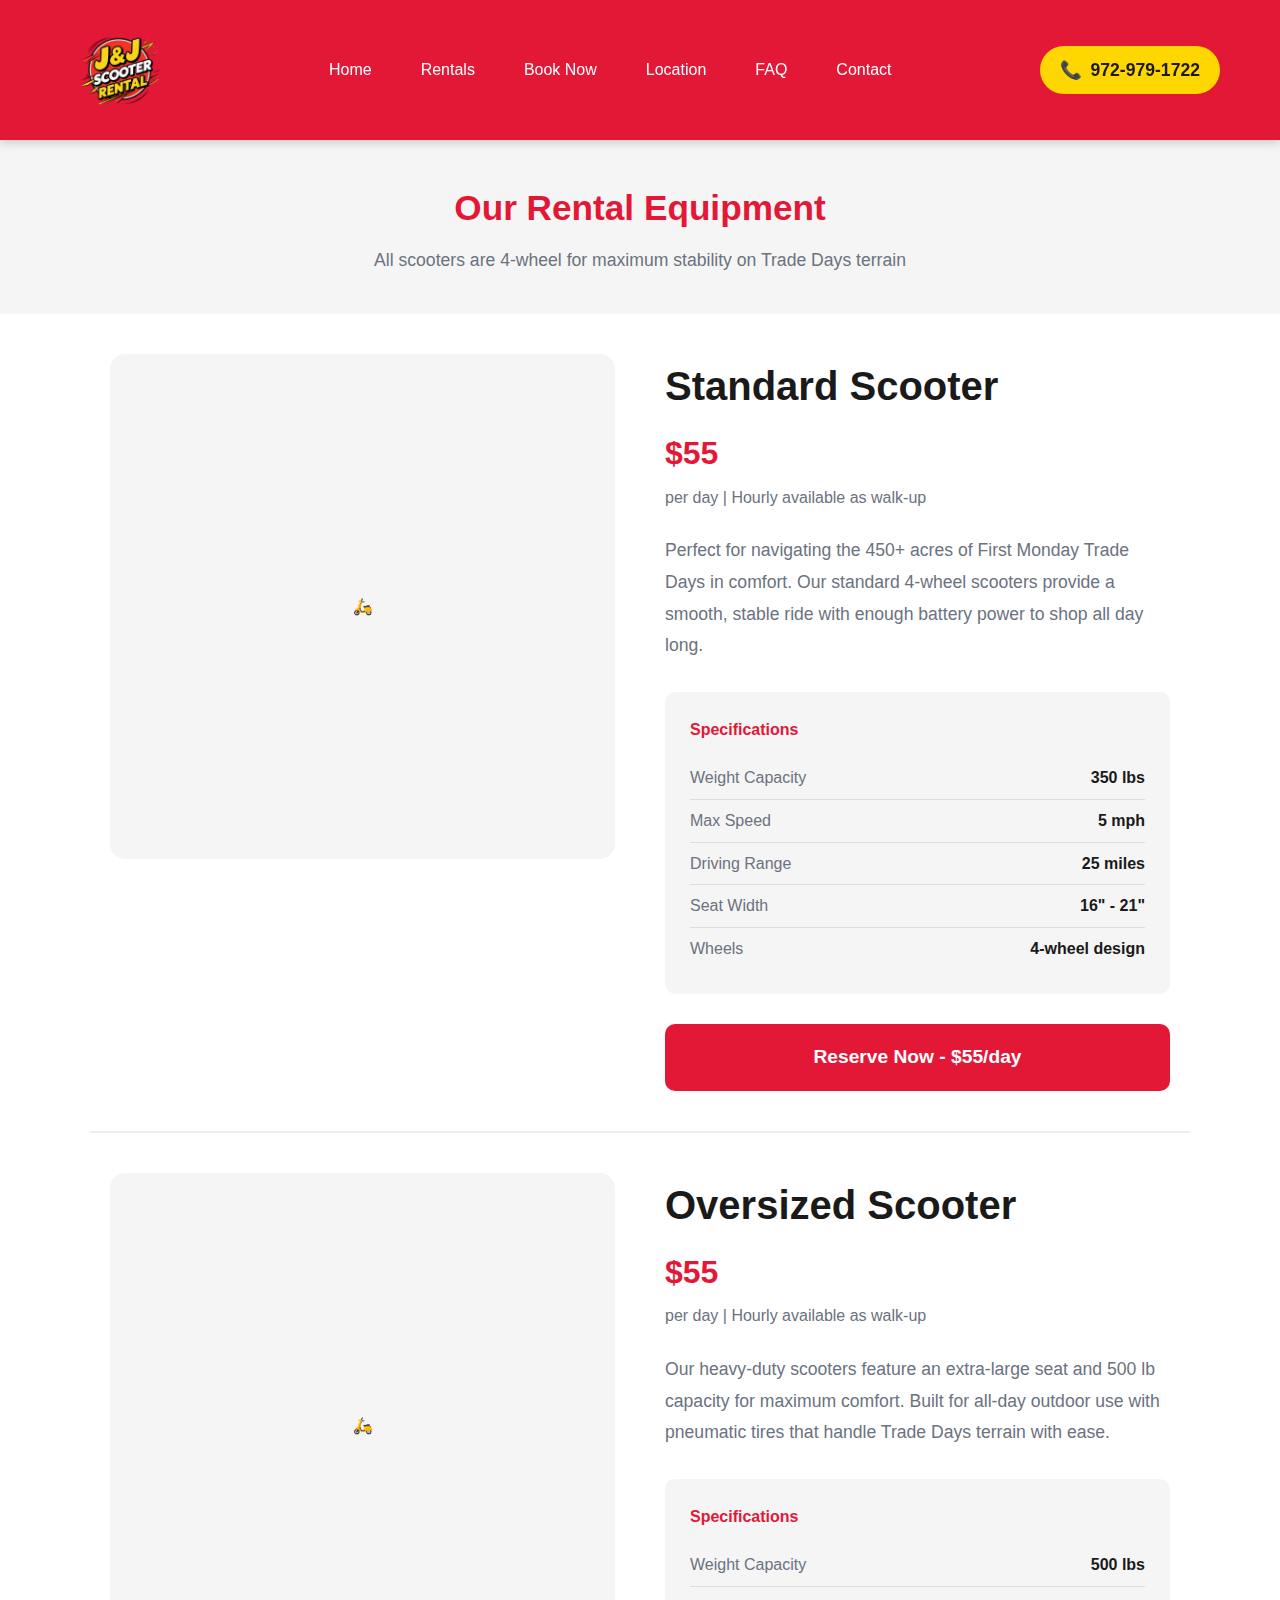
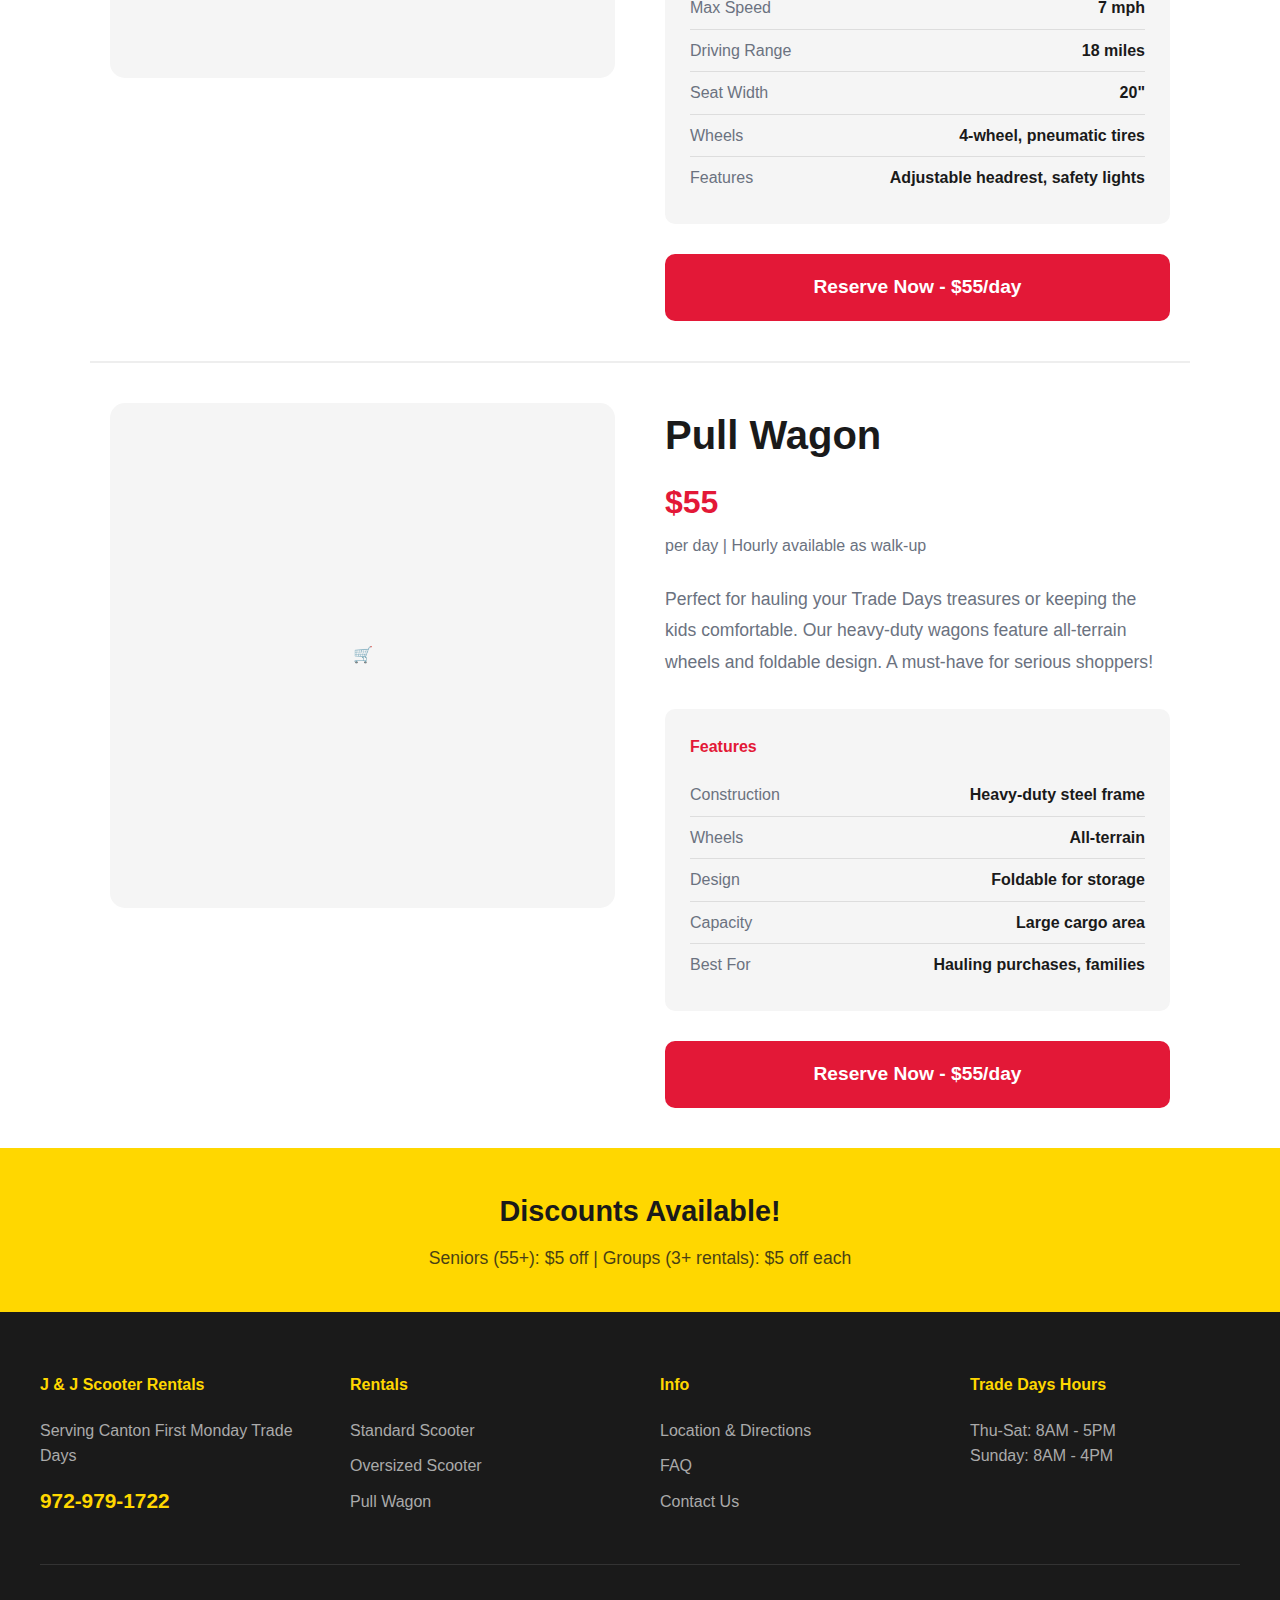
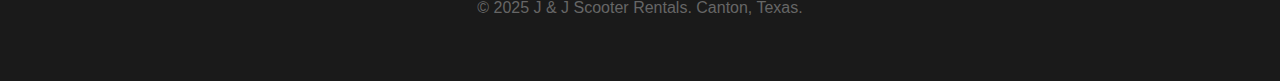
<file: mockup-site/rentals.html>
<!DOCTYPE html>
<html lang="en">
<head>
  <meta charset="UTF-8">
  <meta name="viewport" content="width=device-width, initial-scale=1.0">
  <title>Rentals - J & J Scooter Rentals</title>
  <link rel="stylesheet" href="css/styles.css">
</head>
<body>

  <!-- Header -->
  <header class="header">
    <nav class="nav">
      <a href="index.html" class="logo">
        <img src="images/logo.png" alt="J & J Scooter Rentals">
      </a>
      <ul class="nav-links">
        <li><a href="index.html">Home</a></li>
        <li><a href="rentals.html">Rentals</a></li>
        <li><a href="book-now.html">Book Now</a></li>
        <li><a href="location.html">Location</a></li>
        <li><a href="faq.html">FAQ</a></li>
        <li><a href="contact.html">Contact</a></li>
      </ul>
      <a href="tel:972-979-1722" class="nav-phone">
        <span>📞</span> 972-979-1722
      </a>
    </nav>
  </header>

  <!-- Page Title -->
  <div class="section-title" style="background: var(--light-gray); padding-top: 40px; padding-bottom: 40px;">
    <h2>Our Rental Equipment</h2>
    <p>All scooters are 4-wheel for maximum stability on Trade Days terrain</p>
  </div>

  <!-- Standard Scooter -->
  <div class="product-page">
    <div class="product-layout">
      <div class="product-image-large standard">🛵</div>
      <div class="product-details">
        <h1>Standard Scooter</h1>
        <p class="price">$55</p>
        <p class="price-note">per day | Hourly available as walk-up</p>

        <p class="description">
          Perfect for navigating the 450+ acres of First Monday Trade Days in comfort.
          Our standard 4-wheel scooters provide a smooth, stable ride with enough
          battery power to shop all day long.
        </p>

        <div class="specs-list">
          <h4>Specifications</h4>
          <ul>
            <li><span class="label">Weight Capacity</span><span class="value">350 lbs</span></li>
            <li><span class="label">Max Speed</span><span class="value">5 mph</span></li>
            <li><span class="label">Driving Range</span><span class="value">25 miles</span></li>
            <li><span class="label">Seat Width</span><span class="value">16" - 21"</span></li>
            <li><span class="label">Wheels</span><span class="value">4-wheel design</span></li>
          </ul>
        </div>

        <a href="book-now.html" class="book-now-btn">Reserve Now - $55/day</a>
      </div>
    </div>
  </div>

  <hr style="max-width: 1100px; margin: 0 auto; border: 1px solid #eee;">

  <!-- Oversized Scooter -->
  <div class="product-page">
    <div class="product-layout">
      <div class="product-image-large oversized">🛵</div>
      <div class="product-details">
        <h1>Oversized Scooter</h1>
        <p class="price">$55</p>
        <p class="price-note">per day | Hourly available as walk-up</p>

        <p class="description">
          Our heavy-duty scooters feature an extra-large seat and 500 lb capacity
          for maximum comfort. Built for all-day outdoor use with pneumatic tires
          that handle Trade Days terrain with ease.
        </p>

        <div class="specs-list">
          <h4>Specifications</h4>
          <ul>
            <li><span class="label">Weight Capacity</span><span class="value">500 lbs</span></li>
            <li><span class="label">Max Speed</span><span class="value">7 mph</span></li>
            <li><span class="label">Driving Range</span><span class="value">18 miles</span></li>
            <li><span class="label">Seat Width</span><span class="value">20"</span></li>
            <li><span class="label">Wheels</span><span class="value">4-wheel, pneumatic tires</span></li>
            <li><span class="label">Features</span><span class="value">Adjustable headrest, safety lights</span></li>
          </ul>
        </div>

        <a href="book-now.html" class="book-now-btn">Reserve Now - $55/day</a>
      </div>
    </div>
  </div>

  <hr style="max-width: 1100px; margin: 0 auto; border: 1px solid #eee;">

  <!-- Pull Wagon -->
  <div class="product-page">
    <div class="product-layout">
      <div class="product-image-large wagon">🛒</div>
      <div class="product-details">
        <h1>Pull Wagon</h1>
        <p class="price">$55</p>
        <p class="price-note">per day | Hourly available as walk-up</p>

        <p class="description">
          Perfect for hauling your Trade Days treasures or keeping the kids comfortable.
          Our heavy-duty wagons feature all-terrain wheels and foldable design.
          A must-have for serious shoppers!
        </p>

        <div class="specs-list">
          <h4>Features</h4>
          <ul>
            <li><span class="label">Construction</span><span class="value">Heavy-duty steel frame</span></li>
            <li><span class="label">Wheels</span><span class="value">All-terrain</span></li>
            <li><span class="label">Design</span><span class="value">Foldable for storage</span></li>
            <li><span class="label">Capacity</span><span class="value">Large cargo area</span></li>
            <li><span class="label">Best For</span><span class="value">Hauling purchases, families</span></li>
          </ul>
        </div>

        <a href="book-now.html" class="book-now-btn">Reserve Now - $55/day</a>
      </div>
    </div>
  </div>

  <!-- Discounts Banner -->
  <section class="info-banner">
    <h3>Discounts Available!</h3>
    <p>Seniors (55+): $5 off | Groups (3+ rentals): $5 off each</p>
  </section>

  <!-- Footer -->
  <footer class="footer">
    <div class="footer-content">
      <div class="footer-section">
        <h4>J & J Scooter Rentals</h4>
        <p style="color: #aaa;">Serving Canton First Monday Trade Days</p>
        <p class="phone" style="margin-top: 15px;">972-979-1722</p>
      </div>
      <div class="footer-section">
        <h4>Rentals</h4>
        <a href="rentals.html">Standard Scooter</a>
        <a href="rentals.html">Oversized Scooter</a>
        <a href="rentals.html">Pull Wagon</a>
      </div>
      <div class="footer-section">
        <h4>Info</h4>
        <a href="location.html">Location & Directions</a>
        <a href="faq.html">FAQ</a>
        <a href="contact.html">Contact Us</a>
      </div>
      <div class="footer-section">
        <h4>Trade Days Hours</h4>
        <p style="color: #aaa;">Thu-Sat: 8AM - 5PM</p>
        <p style="color: #aaa;">Sunday: 8AM - 4PM</p>
      </div>
    </div>
    <div class="footer-bottom">
      <p>&copy; 2025 J & J Scooter Rentals. Canton, Texas.</p>
    </div>
  </footer>

  <script src="js/main.js"></script>
</body>
</html>
</file>
<file: mockup-site/css/styles.css>
/* J & J Scooter Rentals - Mockup Site Styles */
/* Brand Colors: Bright Red + Yellow */

:root {
  /* Brand Colors */
  --primary-red: #E31837;
  --dark-red: #B91430;
  --primary-yellow: #FFD700;
  --light-yellow: #FFF3B0;
  --white: #ffffff;
  --black: #1a1a1a;
  --gray: #6b7280;
  --light-gray: #f5f5f5;

  /* Typography */
  --font-main: 'Segoe UI', -apple-system, BlinkMacSystemFont, sans-serif;
  --font-accent: 'Georgia', serif;

  /* Spacing */
  --nav-height: 140px;
}

* {
  margin: 0;
  padding: 0;
  box-sizing: border-box;
}

body {
  font-family: var(--font-main);
  color: var(--black);
  background-color: var(--white);
  line-height: 1.6;
}

a {
  text-decoration: none;
  color: inherit;
}

/* ===== HEADER / NAV ===== */
.header {
  background: var(--primary-red);
  position: sticky;
  top: 0;
  z-index: 100;
  box-shadow: 0 2px 10px rgba(0,0,0,0.2);
}

.nav {
  max-width: 1200px;
  margin: 0 auto;
  padding: 0 20px;
  height: var(--nav-height);
  display: flex;
  align-items: center;
  justify-content: space-between;
}

.logo {
  display: flex;
  align-items: center;
  gap: 10px;
}

.logo img {
  height: 120px;
  width: auto;
}

.logo-text {
  color: var(--white);
  font-size: 1.4rem;
  font-weight: 700;
}

.nav-links {
  display: flex;
  gap: 25px;
  list-style: none;
}

.nav-links a {
  font-size: 1rem;
  color: var(--white);
  font-weight: 500;
  transition: color 0.2s;
  padding: 8px 12px;
  border-radius: 5px;
}

.nav-links a:hover {
  background: rgba(255,255,255,0.15);
}

.nav-phone {
  display: flex;
  align-items: center;
  gap: 8px;
  background: var(--primary-yellow);
  color: var(--black);
  padding: 10px 20px;
  border-radius: 25px;
  font-weight: 700;
  font-size: 1.1rem;
}

/* ===== ANNOUNCEMENT BAR ===== */
.announcement-bar {
  background: var(--primary-yellow);
  color: var(--black);
  text-align: center;
  padding: 12px;
  font-size: 1rem;
  font-weight: 600;
}

.announcement-bar span {
  color: var(--primary-red);
}

/* ===== HERO SECTION ===== */
.hero {
  background: linear-gradient(135deg, var(--primary-red) 0%, var(--dark-red) 100%);
  padding: 80px 20px;
  text-align: center;
  color: var(--white);
}

.hero-headline {
  display: flex;
  align-items: center;
  justify-content: center;
  gap: 30px;
  margin-bottom: 15px;
}

.hero-logo {
  width: 120px;
  height: auto;
}

.hero h1 {
  font-size: 3.5rem;
  font-weight: 800;
  margin: 0;
  text-shadow: 2px 2px 4px rgba(0,0,0,0.3);
}

.hero h1 span {
  color: var(--primary-yellow);
}

.hero .subtitle {
  font-size: 1.5rem;
  margin-bottom: 10px;
  opacity: 0.95;
}

.hero .tagline {
  font-size: 1.2rem;
  margin-bottom: 30px;
  opacity: 0.9;
}

.hero-btn {
  display: inline-block;
  background: var(--primary-yellow);
  color: var(--black);
  padding: 18px 50px;
  border-radius: 30px;
  font-size: 1.2rem;
  font-weight: 700;
  transition: transform 0.2s, box-shadow 0.2s;
  text-transform: uppercase;
  letter-spacing: 1px;
}

.hero-btn:hover {
  transform: translateY(-3px);
  box-shadow: 0 8px 25px rgba(0,0,0,0.3);
}

/* ===== COUNTDOWN ===== */
.countdown-section {
  background: var(--black);
  color: var(--white);
  padding: 40px 20px;
  text-align: center;
}

.countdown-section h2 {
  font-size: 1.3rem;
  margin-bottom: 20px;
  color: var(--primary-yellow);
}

.countdown {
  display: flex;
  justify-content: center;
  gap: 20px;
}

.countdown-item {
  background: var(--primary-red);
  padding: 20px 25px;
  border-radius: 10px;
  min-width: 90px;
}

.countdown-item .number {
  font-size: 2.5rem;
  font-weight: 800;
  color: var(--primary-yellow);
}

.countdown-item .label {
  font-size: 0.85rem;
  text-transform: uppercase;
  letter-spacing: 1px;
  opacity: 0.9;
}

/* ===== SECTION TITLES ===== */
.section-title {
  text-align: center;
  padding: 60px 20px 40px;
}

.section-title h2 {
  font-size: 2.2rem;
  margin-bottom: 10px;
  color: var(--primary-red);
}

.section-title p {
  color: var(--gray);
  font-size: 1.1rem;
}

/* ===== RENTAL CARDS ===== */
.rentals-section {
  max-width: 1200px;
  margin: 0 auto;
  padding: 0 20px 60px;
}

.rental-grid {
  display: grid;
  grid-template-columns: repeat(3, 1fr);
  gap: 30px;
}

.rental-card {
  background: var(--white);
  border-radius: 15px;
  overflow: hidden;
  box-shadow: 0 5px 20px rgba(0,0,0,0.1);
  transition: transform 0.3s, box-shadow 0.3s;
  border: 3px solid transparent;
}

.rental-card:hover {
  transform: translateY(-8px);
  box-shadow: 0 15px 40px rgba(0,0,0,0.15);
  border-color: var(--primary-red);
}

.rental-image {
  width: 100%;
  aspect-ratio: 4/3;
  display: flex;
  align-items: center;
  justify-content: center;
  position: relative;
  overflow: hidden;
  background: var(--light-gray);
}

.rental-image img {
  max-width: 90%;
  max-height: 90%;
  object-fit: contain;
}

.rental-info {
  padding: 25px;
  text-align: center;
}

.rental-info h3 {
  font-size: 1.4rem;
  margin-bottom: 10px;
  color: var(--black);
}

.rental-info .capacity {
  color: var(--gray);
  font-size: 0.95rem;
  margin-bottom: 15px;
}

.rental-info .price {
  font-size: 1.8rem;
  font-weight: 800;
  color: var(--primary-red);
  margin-bottom: 5px;
}

.rental-info .price-note {
  font-size: 0.85rem;
  color: var(--gray);
  margin-bottom: 20px;
}

.rental-btn {
  display: inline-block;
  background: var(--primary-red);
  color: var(--white);
  padding: 12px 30px;
  border-radius: 25px;
  font-weight: 600;
  transition: background 0.2s;
}

.rental-btn:hover {
  background: var(--dark-red);
}

/* ===== FEATURES SECTION ===== */
.features-section {
  background: var(--light-gray);
  padding: 60px 20px;
}

.features-grid {
  max-width: 1000px;
  margin: 0 auto;
  display: grid;
  grid-template-columns: repeat(4, 1fr);
  gap: 30px;
  text-align: center;
}

.feature-item {
  padding: 20px;
}

.feature-item .icon {
  font-size: 3rem;
  margin-bottom: 15px;
}

.feature-item h4 {
  font-size: 1.1rem;
  margin-bottom: 8px;
  color: var(--primary-red);
}

.feature-item p {
  font-size: 0.9rem;
  color: var(--gray);
}

/* ===== INFO BANNER ===== */
.info-banner {
  background: var(--primary-yellow);
  padding: 40px 20px;
  text-align: center;
}

.info-banner h3 {
  font-size: 1.8rem;
  margin-bottom: 10px;
  color: var(--black);
}

.info-banner p {
  font-size: 1.1rem;
  color: var(--black);
  opacity: 0.8;
}

/* ===== BOOKING PAGE ===== */
.booking-page {
  max-width: 800px;
  margin: 0 auto;
  padding: 40px 20px;
}

.booking-form {
  background: var(--white);
  border-radius: 15px;
  box-shadow: 0 5px 30px rgba(0,0,0,0.1);
  padding: 40px;
}

.form-section {
  margin-bottom: 30px;
}

.form-section h3 {
  font-size: 1.2rem;
  margin-bottom: 15px;
  color: var(--primary-red);
  border-bottom: 2px solid var(--light-gray);
  padding-bottom: 10px;
}

.form-group {
  margin-bottom: 20px;
}

.form-group label {
  display: block;
  font-weight: 600;
  margin-bottom: 8px;
  color: var(--black);
}

.form-group input,
.form-group select {
  width: 100%;
  padding: 12px 15px;
  border: 2px solid #ddd;
  border-radius: 8px;
  font-size: 1rem;
  transition: border-color 0.2s;
}

.form-group input:focus,
.form-group select:focus {
  outline: none;
  border-color: var(--primary-red);
}

.date-grid {
  display: grid;
  grid-template-columns: repeat(2, 1fr);
  gap: 10px;
}

.date-option {
  padding: 15px;
  border: 2px solid #ddd;
  border-radius: 10px;
  text-align: center;
  cursor: pointer;
  transition: all 0.2s;
}

.date-option:hover {
  border-color: var(--primary-red);
  background: #fff5f5;
}

.date-option.selected {
  border-color: var(--primary-red);
  background: var(--primary-red);
  color: var(--white);
}

.date-option .day {
  font-weight: 700;
  font-size: 1.1rem;
}

.date-option .date {
  font-size: 0.9rem;
  opacity: 0.8;
}

.equipment-selector {
  display: flex;
  flex-direction: column;
  gap: 15px;
}

.equipment-row {
  display: flex;
  align-items: center;
  justify-content: space-between;
  padding: 15px;
  background: var(--light-gray);
  border-radius: 10px;
}

.equipment-row .info {
  flex: 1;
}

.equipment-row .name {
  font-weight: 600;
  font-size: 1.1rem;
}

.equipment-row .details {
  font-size: 0.9rem;
  color: var(--gray);
}

.equipment-row .availability {
  font-size: 0.85rem;
  color: var(--primary-red);
  font-weight: 500;
}

.quantity-selector {
  display: flex;
  align-items: center;
  gap: 10px;
}

.qty-btn {
  width: 35px;
  height: 35px;
  border: 2px solid var(--primary-red);
  background: var(--white);
  color: var(--primary-red);
  border-radius: 50%;
  font-size: 1.2rem;
  cursor: pointer;
  transition: all 0.2s;
}

.qty-btn:hover {
  background: var(--primary-red);
  color: var(--white);
}

.qty-value {
  font-size: 1.2rem;
  font-weight: 700;
  min-width: 30px;
  text-align: center;
}

.price-display {
  font-weight: 700;
  font-size: 1.1rem;
  color: var(--primary-red);
  min-width: 70px;
  text-align: right;
}

.discount-row {
  display: flex;
  gap: 15px;
}

.discount-row input {
  flex: 1;
}

.apply-btn {
  background: var(--black);
  color: var(--white);
  border: none;
  padding: 12px 25px;
  border-radius: 8px;
  font-weight: 600;
  cursor: pointer;
  transition: background 0.2s;
}

.apply-btn:hover {
  background: #333;
}

.order-summary {
  background: var(--light-gray);
  padding: 25px;
  border-radius: 10px;
  margin-top: 20px;
}

.summary-row {
  display: flex;
  justify-content: space-between;
  margin-bottom: 10px;
}

.summary-row.total {
  border-top: 2px solid #ddd;
  padding-top: 15px;
  margin-top: 15px;
  font-size: 1.3rem;
  font-weight: 700;
}

.summary-row.total .value {
  color: var(--primary-red);
}

.submit-btn {
  width: 100%;
  background: var(--primary-red);
  color: var(--white);
  border: none;
  padding: 18px;
  border-radius: 10px;
  font-size: 1.2rem;
  font-weight: 700;
  cursor: pointer;
  transition: background 0.2s;
  margin-top: 20px;
}

.submit-btn:hover {
  background: var(--dark-red);
}

/* ===== PRODUCT PAGE ===== */
.product-page {
  max-width: 1100px;
  margin: 0 auto;
  padding: 40px 20px;
}

.product-layout {
  display: grid;
  grid-template-columns: 1fr 1fr;
  gap: 50px;
  align-items: start;
}

.product-image-large {
  width: 100%;
  aspect-ratio: 1;
  border-radius: 15px;
  display: flex;
  align-items: center;
  justify-content: center;
  overflow: hidden;
  background: var(--light-gray);
}

.product-image-large img {
  max-width: 90%;
  max-height: 90%;
  object-fit: contain;
}

.product-details h1 {
  font-size: 2.5rem;
  margin-bottom: 10px;
  color: var(--black);
}

.product-details .price {
  font-size: 2rem;
  font-weight: 800;
  color: var(--primary-red);
  margin-bottom: 5px;
}

.product-details .price-note {
  color: var(--gray);
  margin-bottom: 25px;
}

.product-details .description {
  font-size: 1.1rem;
  color: var(--gray);
  margin-bottom: 30px;
  line-height: 1.8;
}

.specs-list {
  background: var(--light-gray);
  padding: 25px;
  border-radius: 10px;
  margin-bottom: 30px;
}

.specs-list h4 {
  margin-bottom: 15px;
  color: var(--primary-red);
}

.specs-list ul {
  list-style: none;
}

.specs-list li {
  padding: 8px 0;
  border-bottom: 1px solid #ddd;
  display: flex;
  justify-content: space-between;
}

.specs-list li:last-child {
  border-bottom: none;
}

.specs-list .label {
  color: var(--gray);
}

.specs-list .value {
  font-weight: 600;
}

.book-now-btn {
  display: block;
  width: 100%;
  background: var(--primary-red);
  color: var(--white);
  padding: 18px;
  border-radius: 10px;
  text-align: center;
  font-size: 1.2rem;
  font-weight: 700;
  transition: background 0.2s;
}

.book-now-btn:hover {
  background: var(--dark-red);
}

/* ===== FAQ PAGE ===== */
.faq-page {
  max-width: 800px;
  margin: 0 auto;
  padding: 40px 20px;
}

.faq-category {
  margin-bottom: 40px;
}

.faq-category h3 {
  font-size: 1.4rem;
  color: var(--primary-red);
  margin-bottom: 20px;
  padding-bottom: 10px;
  border-bottom: 2px solid var(--primary-red);
}

.faq-item {
  margin-bottom: 15px;
  background: var(--light-gray);
  border-radius: 10px;
  overflow: hidden;
}

.faq-question {
  padding: 20px;
  font-weight: 600;
  cursor: pointer;
  display: flex;
  justify-content: space-between;
  align-items: center;
}

.faq-question:hover {
  background: #eee;
}

.faq-answer {
  padding: 0 20px 20px;
  color: var(--gray);
  line-height: 1.7;
}

/* ===== LOCATION PAGE ===== */
.location-page {
  max-width: 1000px;
  margin: 0 auto;
  padding: 40px 20px;
}

.location-grid {
  display: grid;
  grid-template-columns: 1fr 1fr;
  gap: 40px;
}

.map-placeholder {
  background: #ddd;
  height: 400px;
  border-radius: 15px;
  display: flex;
  align-items: center;
  justify-content: center;
  font-size: 1.2rem;
  color: var(--gray);
}

.location-info h3 {
  font-size: 1.5rem;
  color: var(--primary-red);
  margin-bottom: 20px;
}

.location-info .address {
  font-size: 1.1rem;
  margin-bottom: 20px;
  line-height: 1.8;
}

.location-info .landmark {
  background: var(--light-yellow);
  padding: 15px;
  border-radius: 10px;
  margin-bottom: 20px;
  border-left: 4px solid var(--primary-yellow);
}

.hours-table {
  width: 100%;
  border-collapse: collapse;
}

.hours-table th,
.hours-table td {
  padding: 12px;
  text-align: left;
  border-bottom: 1px solid #ddd;
}

.hours-table th {
  color: var(--primary-red);
}

/* ===== CONTACT PAGE ===== */
.contact-page {
  max-width: 600px;
  margin: 0 auto;
  padding: 40px 20px;
}

.contact-card {
  background: var(--white);
  border-radius: 15px;
  box-shadow: 0 5px 30px rgba(0,0,0,0.1);
  padding: 40px;
  text-align: center;
}

.contact-card .phone {
  font-size: 2.5rem;
  font-weight: 800;
  color: var(--primary-red);
  margin: 20px 0;
}

.contact-card .phone a {
  color: var(--primary-red);
}

.contact-card .address {
  font-size: 1.1rem;
  color: var(--gray);
  margin-bottom: 30px;
}

/* ===== FOOTER ===== */
.footer {
  background: var(--black);
  color: var(--white);
  padding: 60px 20px;
}

.footer-content {
  max-width: 1200px;
  margin: 0 auto;
  display: grid;
  grid-template-columns: repeat(4, 1fr);
  gap: 40px;
}

.footer-section h4 {
  margin-bottom: 20px;
  color: var(--primary-yellow);
}

.footer-section a {
  display: block;
  color: #aaa;
  margin-bottom: 10px;
  transition: color 0.2s;
}

.footer-section a:hover {
  color: var(--primary-yellow);
}

.footer-section .phone {
  font-size: 1.3rem;
  font-weight: 700;
  color: var(--primary-yellow);
}

.footer-bottom {
  max-width: 1200px;
  margin: 40px auto 0;
  padding-top: 30px;
  border-top: 1px solid #333;
  text-align: center;
  color: #666;
}

/* ===== CONFIRMATION MODAL ===== */
.modal-overlay {
  position: fixed;
  top: 0;
  left: 0;
  right: 0;
  bottom: 0;
  background: rgba(0,0,0,0.7);
  display: none;
  align-items: center;
  justify-content: center;
  z-index: 1000;
}

.modal-overlay.show {
  display: flex;
}

.modal {
  background: var(--white);
  border-radius: 15px;
  padding: 40px;
  max-width: 500px;
  width: 90%;
  text-align: center;
}

.modal .checkmark {
  font-size: 4rem;
  margin-bottom: 20px;
}

.modal h2 {
  color: var(--primary-red);
  margin-bottom: 15px;
}

.modal p {
  color: var(--gray);
  margin-bottom: 25px;
}

.modal .confirmation-details {
  background: var(--light-gray);
  padding: 20px;
  border-radius: 10px;
  text-align: left;
  margin-bottom: 25px;
}

.modal .close-btn {
  background: var(--primary-red);
  color: var(--white);
  border: none;
  padding: 15px 40px;
  border-radius: 25px;
  font-size: 1.1rem;
  font-weight: 600;
  cursor: pointer;
}

/* ===== CHAT WIDGET (OTTO Automation) ===== */
.chat-widget {
  position: fixed;
  bottom: 25px;
  right: 25px;
  z-index: 999;
}

@keyframes pulse {
  0% {
    box-shadow: 0 0 0 0 rgba(227, 24, 55, 0.7);
  }
  70% {
    box-shadow: 0 0 0 20px rgba(227, 24, 55, 0);
  }
  100% {
    box-shadow: 0 0 0 0 rgba(227, 24, 55, 0);
  }
}

.chat-bubble {
  width: 85px;
  height: 85px;
  background: var(--primary-red);
  border-radius: 50%;
  display: flex;
  align-items: center;
  justify-content: center;
  cursor: pointer;
  box-shadow: 0 5px 25px rgba(0,0,0,0.3);
  transition: transform 0.2s, box-shadow 0.2s;
  font-size: 2.2rem;
  animation: pulse 2s infinite;
}

.chat-bubble:hover {
  transform: scale(1.1);
  box-shadow: 0 8px 35px rgba(0,0,0,0.4);
  animation: none;
}

.chat-window {
  position: absolute;
  bottom: 100px;
  right: 0;
  width: 350px;
  height: 450px;
  background: var(--white);
  border-radius: 15px;
  box-shadow: 0 10px 50px rgba(0,0,0,0.25);
  display: none;
  flex-direction: column;
  overflow: hidden;
}

.chat-window.open {
  display: flex;
}

.chat-header {
  background: var(--primary-red);
  color: var(--white);
  padding: 15px 20px;
  display: flex;
  align-items: center;
  justify-content: space-between;
}

.chat-header-info {
  display: flex;
  align-items: center;
  gap: 10px;
}

.chat-header-info .avatar {
  width: 40px;
  height: 40px;
  background: var(--primary-yellow);
  border-radius: 50%;
  display: flex;
  align-items: center;
  justify-content: center;
  font-size: 1.2rem;
}

.chat-header-info .name {
  font-weight: 600;
}

.chat-header-info .status {
  font-size: 0.8rem;
  opacity: 0.9;
}

.chat-close {
  background: none;
  border: none;
  color: var(--white);
  font-size: 1.5rem;
  cursor: pointer;
}

.chat-messages {
  flex: 1;
  padding: 20px;
  overflow-y: auto;
  display: flex;
  flex-direction: column;
  gap: 15px;
}

.chat-message {
  max-width: 85%;
  padding: 12px 16px;
  border-radius: 15px;
  font-size: 0.95rem;
  line-height: 1.5;
}

.chat-message.bot {
  background: var(--light-gray);
  align-self: flex-start;
  border-bottom-left-radius: 5px;
}

.chat-message.user {
  background: var(--primary-red);
  color: var(--white);
  align-self: flex-end;
  border-bottom-right-radius: 5px;
}

.chat-input-area {
  padding: 15px;
  border-top: 1px solid #eee;
  display: flex;
  gap: 10px;
}

.chat-input-area input {
  flex: 1;
  padding: 12px 15px;
  border: 2px solid #ddd;
  border-radius: 25px;
  font-size: 0.95rem;
  outline: none;
}

.chat-input-area input:focus {
  border-color: var(--primary-red);
}

.chat-send-btn {
  width: 45px;
  height: 45px;
  background: var(--primary-red);
  color: var(--white);
  border: none;
  border-radius: 50%;
  cursor: pointer;
  font-size: 1.2rem;
  transition: background 0.2s;
}

.chat-send-btn:hover {
  background: var(--dark-red);
}

.chat-typing {
  display: flex;
  gap: 5px;
  padding: 12px 16px;
  background: var(--light-gray);
  border-radius: 15px;
  align-self: flex-start;
  border-bottom-left-radius: 5px;
}

.chat-typing span {
  width: 8px;
  height: 8px;
  background: #999;
  border-radius: 50%;
  animation: typing 1.4s infinite ease-in-out;
}

.chat-typing span:nth-child(2) { animation-delay: 0.2s; }
.chat-typing span:nth-child(3) { animation-delay: 0.4s; }

@keyframes typing {
  0%, 60%, 100% { transform: translateY(0); }
  30% { transform: translateY(-5px); }
}

/* ===== IMAGE NOTE ===== */
.image-note {
  position: absolute;
  bottom: 10px;
  left: 50%;
  transform: translateX(-50%);
  background: rgba(0,0,0,0.7);
  color: white;
  padding: 5px 12px;
  border-radius: 15px;
  font-size: 0.75rem;
  white-space: nowrap;
}

/* ===== RESPONSIVE ===== */
@media (max-width: 900px) {
  .rental-grid {
    grid-template-columns: 1fr;
    max-width: 400px;
    margin: 0 auto;
  }

  .features-grid {
    grid-template-columns: repeat(2, 1fr);
  }

  .footer-content {
    grid-template-columns: repeat(2, 1fr);
  }

  .product-layout {
    grid-template-columns: 1fr;
  }

  .location-grid {
    grid-template-columns: 1fr;
  }
}

@media (max-width: 768px) {
  .nav-links {
    display: none;
  }

  .hero h1 {
    font-size: 2.2rem;
  }

  .hero-logo {
    width: 80px;
  }

  .hero-headline {
    gap: 15px;
  }

  .hero .subtitle {
    font-size: 1.2rem;
  }

  .countdown {
    flex-wrap: wrap;
  }

  .countdown-item {
    min-width: 70px;
    padding: 15px;
  }

  .countdown-item .number {
    font-size: 1.8rem;
  }

  .date-grid {
    grid-template-columns: 1fr;
  }

  .equipment-row {
    flex-direction: column;
    gap: 15px;
    text-align: center;
  }

  .features-grid {
    grid-template-columns: 1fr;
  }

  .footer-content {
    grid-template-columns: 1fr;
    text-align: center;
  }
}
</file>
